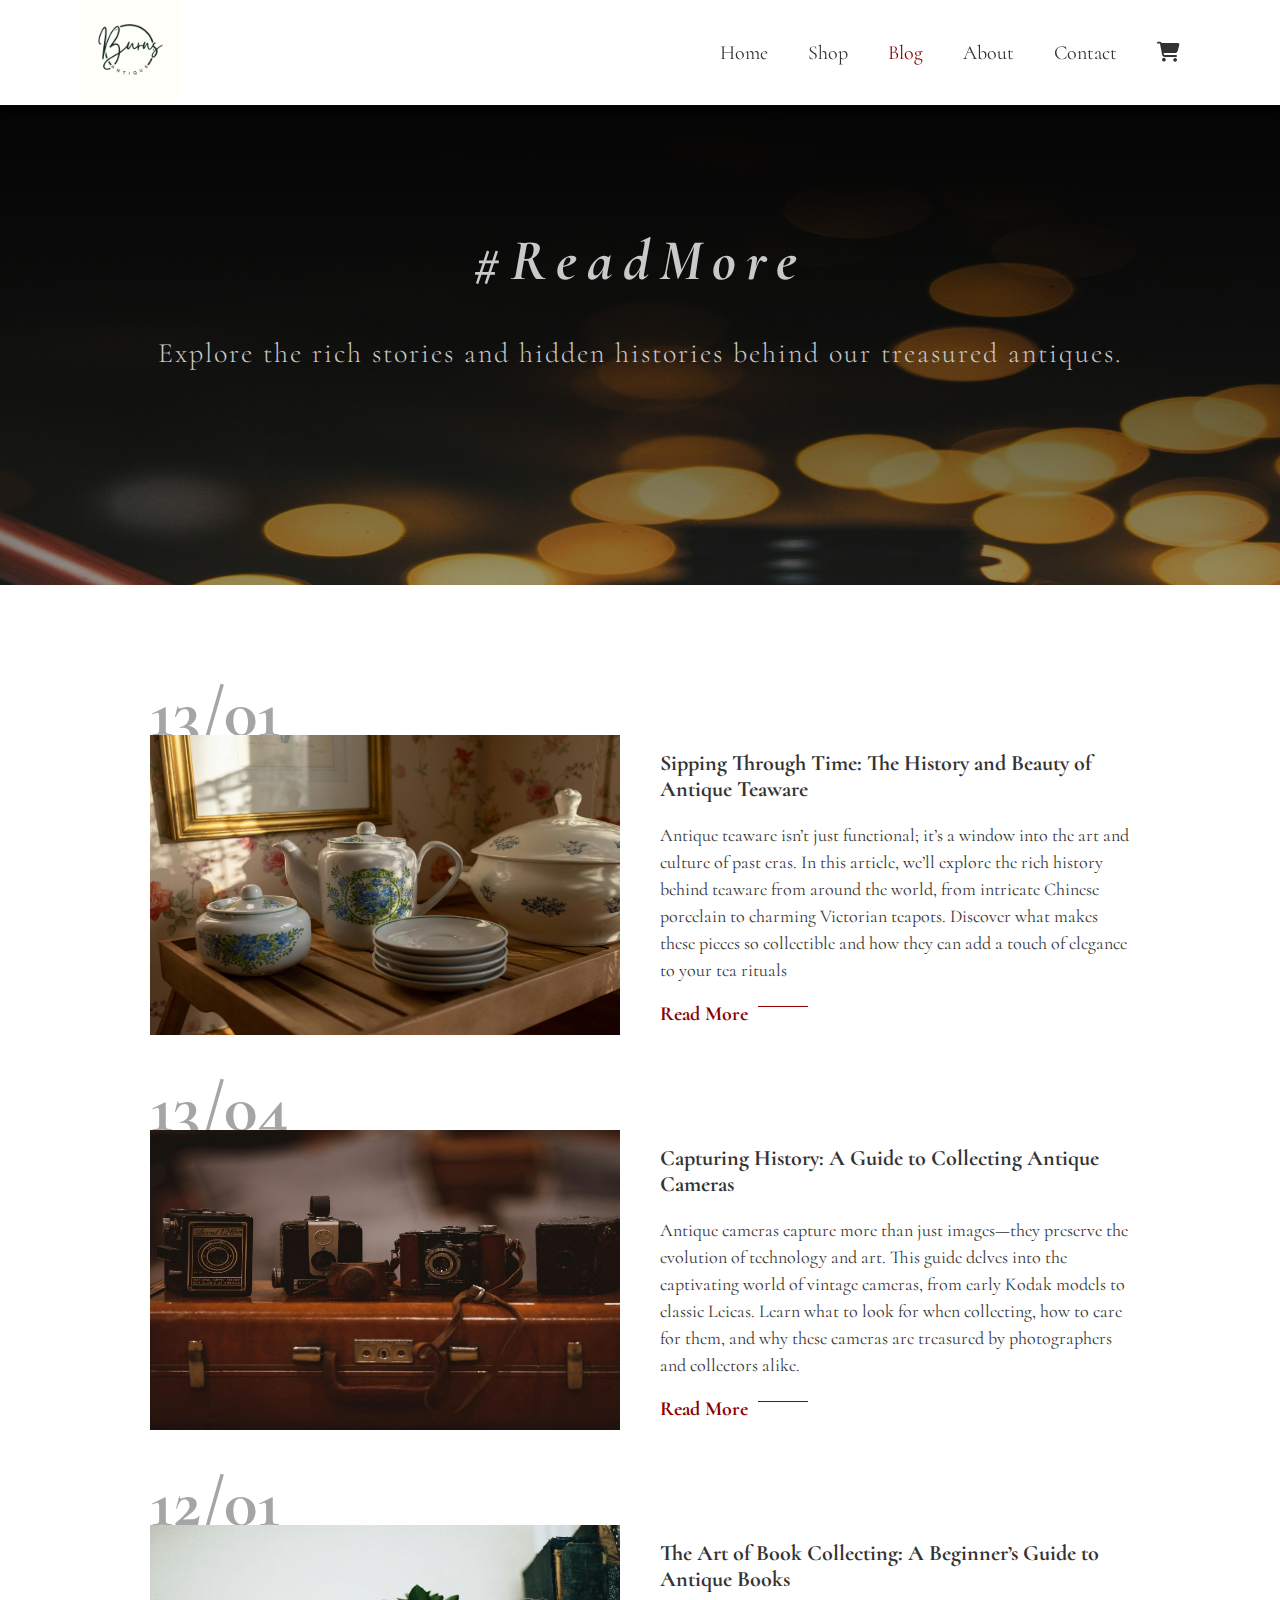
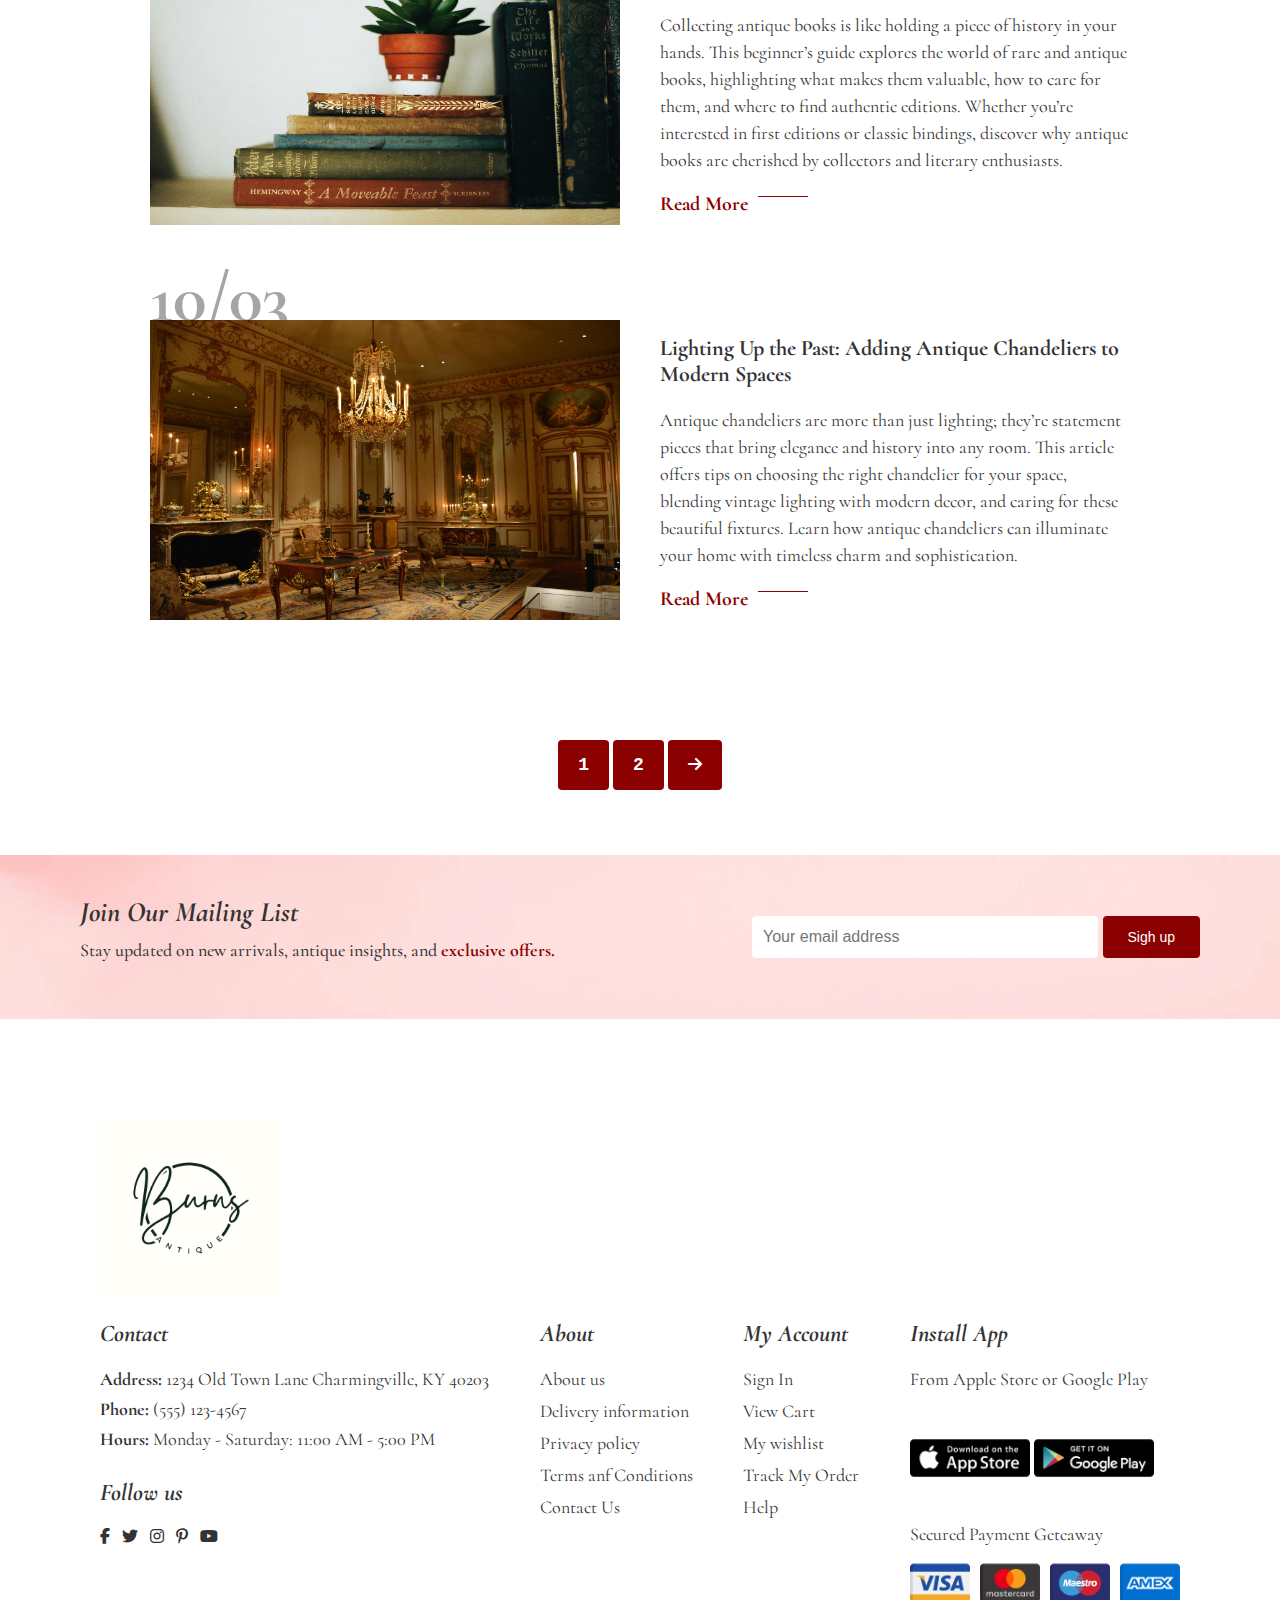
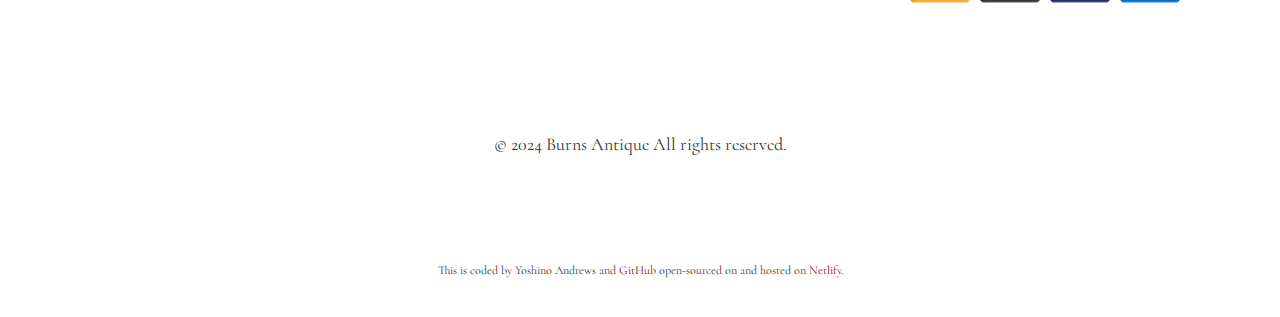
<file: blog.html>
<!DOCTYPE html>
<html lang="en">

<head>
    <meta charset="UTF-8">
    <meta name="viewport" content="width=device-width, initial-scale=1.0">
    <link rel="preconnect" href="https://fonts.googleapis.com">
    <link rel="preconnect" href="https://fonts.gstatic.com" crossorigin>
    <link
        href="https://fonts.googleapis.com/css2?family=Cormorant:ital,wght@0,300..700;1,300..700&family=Poppins:ital,wght@0,100;0,200;0,300;0,400;0,500;0,600;0,700;0,800;0,900;1,100;1,200;1,300;1,400;1,500;1,600;1,700;1,800;1,900&display=swap"
        rel="stylesheet">
    <link rel="preconnect" href="https://fonts.googleapis.com">
    <link rel="preconnect" href="https://fonts.gstatic.com" crossorigin>
    <link
        href="https://fonts.googleapis.com/css2?family=Cormorant:ital,wght@0,300..700;1,300..700&family=Nunito:ital,wght@0,200..1000;1,200..1000&family=Poppins:ital,wght@0,100;0,200;0,300;0,400;0,500;0,600;0,700;0,800;0,900;1,100;1,200;1,300;1,400;1,500;1,600;1,700;1,800;1,900&display=swap"
        rel="stylesheet">
    <link rel="stylesheet" href="https://cdnjs.cloudflare.com/ajax/libs/font-awesome/6.5.1/css/all.min.css">

    <link rel="stylesheet" href="src/styles.css">
    <title>Burns Antique | Blog</title>
</head>

<body>
    <section id="header">
        <a href="index.html">
            <img src="images/logo.wht.png" class="logo" alt="logo" />
        </a>

        <div>
            <div>
                <ul id="navbar">
                    <li>
                        <a href="index.html" target="_blank">Home</a>
                    </li>
                    <li>
                        <a href="shop.html" target="_blank">Shop</a>
                    </li>
                    <li>
                        <a href="blog.html" class="active" target="_blank">Blog</a>
                    </li>
                    <li>
                        <a href="about.html" target="_blank">About</a>
                    </li>
                    <li>
                        <a href="contact.html" target="_blank">Contact</a>
                    </li>
                    <li id="lg-bag">
                        <a href="cart.html" target="_blank"><i class="fa-solid fa-cart-shopping"></i></a>
                    </li>
                    <a href="#" id="close"> <i class="fa-solid fa-xmark"></i></a>
                </ul>
            </div>

            <div id="mobile">
                <a href="cart.html" target="_blank"><i class="fa-solid fa-cart-shopping"></i></a>
                <i id="bar" class="fas fa-outdent"></i>
            </div>


    </section>

    <section id="page-header" class="blog-header">
        <h1>
            #ReadMore
        </h1>
        <h2>
            Explore the rich stories and hidden histories behind our treasured antiques.
        </h2>
    </section>

    <section id="blog">

        <div class="blog-box">
            <div class="blog-img">
                <img src="images/blog1.png" alt="Antique China Teaware" />
            </div>

            <div class="blo-details">
                <h4>Sipping Through Time: The History and Beauty of Antique Teaware</h4>
                <p>Antique teaware isn’t just functional; it’s a window into the art and culture of past eras. In this
                    article, we’ll
                    explore the rich history behind teaware from around the world, from intricate Chinese porcelain to
                    charming Victorian
                    teapots. Discover what makes these pieces so collectible and how they can add a touch of elegance to
                    your tea rituals</p>
                <a href="#">Read More</a>
            </div>

            <h1>13/01</h1>
        </div>


        <div class="blog-box">
            <div class="blog-img">
                <img src="images/blog2.png" alt="Antique Cameras" />
            </div>

            <div class="blo-details">
                <h4>Capturing History: A Guide to Collecting Antique Cameras</h4>
                <p>Antique cameras capture more than just images—they preserve the evolution of technology and art. This
                    guide delves into
                    the captivating world of vintage cameras, from early Kodak models to classic Leicas. Learn what to
                    look for when
                    collecting, how to care for them, and why these cameras are treasured by photographers and
                    collectors alike.</p>
                <a href="#">Read More</a>
            </div>

            <h1>13/04</h1>
        </div>


        <div class="blog-box">
            <div class="blog-img">
                <img src="images/blog3.png" alt="Antique Books" />
            </div>

            <div class="blo-details">
                <h4>The Art of Book Collecting: A Beginner’s Guide to Antique Books</h4>
                <p>Collecting antique books is like holding a piece of history in your hands. This beginner’s guide
                    explores the world of
                    rare and antique books, highlighting what makes them valuable, how to care for them, and where to
                    find authentic
                    editions. Whether you’re interested in first editions or classic bindings, discover why antique
                    books are cherished by
                    collectors and literary enthusiasts.</p>
                <a href="#">Read More</a>
            </div>

            <h1>12/01</h1>
        </div>


        <div class="blog-box">
            <div class="blog-img">
                <img src="images/blog4.png" alt="Antique Room with Chandelier" />
            </div>

            <div class="blo-details">
                <h4>Lighting Up the Past: Adding Antique Chandeliers to Modern Spaces</h4>
                <p>Antique chandeliers are more than just lighting; they’re statement pieces that bring elegance and
                    history into any room.
                    This article offers tips on choosing the right chandelier for your space, blending vintage lighting
                    with modern decor,
                    and caring for these beautiful fixtures. Learn how antique chandeliers can illuminate your home with
                    timeless charm and
                    sophistication.
                </p>
                <a href="#">Read More</a>
            </div>

            <h1>10/03</h1>
        </div>

    </section>


    <section id="pagination" class="section-p1">
        <a href="#">1</a>
        <a href="#">2</a>
        <a href="#"><i class="fa-solid fa-arrow-right"></i></a>
    </section>


    <section id="newsletter" class="section-p1 section-m1">

        <div class="newstext">
            <h4>Join Our Mailing List</h4>
            <p>Stay updated on new arrivals, antique insights, and <span>exclusive offers.</span></p>
        </div>

        <div class="form">
            <input type="text" placeholder="Your email address" class="email-input" />
            <input type="submit" value="Sigh up" class="submit-btn" />
        </div>

    </section>

    <footer class="section-p1">
        <div class="col">
            <img class="logo" src="images/logo.wht.png" alt="logo" class="logo" />
            <h5>
                Contact
            </h5>
            <p>
                <strong>Address:</strong> 1234 Old Town Lane Charmingville, KY 40203
            </p>
            <p>
                <strong>Phone:</strong> (555) 123-4567
            </p>
            <p>
                <strong>Hours:</strong> Monday - Saturday: 11:00 AM - 5:00 PM
            </p>

            <div class="follow">
                <h5>
                    Follow us
                </h5>
                <div class="icon">
                    <i class="fab fa-facebook-f"></i>
                    <i class="fab fa-twitter"></i>
                    <i class="fab fa-instagram"></i>
                    <i class="fab fa-pinterest-p"></i>
                    <i class="fab fa-youtube"></i>
                </div>
            </div>
        </div>

        <div class="col about">
            <h5>About</h5>
            <a href="#" target="_blank">About us</a>
            <a href="#" target="_blank">Delivery information</a>
            <a href="#" target="_blank">Privacy policy</a>
            <a href="#" target="_blank">Terms anf Conditions</a>
            <a href="#" target="_blank">Contact Us</a>
        </div>

        <div class="col account">
            <h5>My Account</h5>
            <a href="#" target="_blank">Sign In</a>
            <a href="#" target="_blank">View Cart</a>
            <a href="#" target="_blank">My wishlist</a>
            <a href="#" target="_blank">Track My Order</a>
            <a href="#" target="_blank">Help</a>
        </div>

        <div class="col install">
            <h5>Install App</h5>
            <p>From Apple Store or Google Play</p>
            <div class="row">
                <img src="images/applestore.png" class="app-payment" alt="Install Apple Store App" />
                <img src="images/googleplay.png" class="app-payment" alt="Install Google App" />
            </div>
            <p>Secured Payment Geteaway</p>
            <div class="card-payment-container">
                <img src="images/visa.png" class="card-payment" alt="Payment with Visa card">
                <img src="images/mastercard.png" class="card-payment" alt="Payment with Master card">
                <img src="images/maestro.png" class="card-payment" alt="Payment with Maestro card">
                <img src="images/amex.png" class="card-payment" alt="Payment with Amex card">
            </div>
        </div>

        <div class="copyright">
            <p>© 2024 Burns Antique All rights reserved.</p>
        </div>

        <p class="coder-info">This is coded by Yoshino Andrews and <a
                href="https://github.com/yoshino62/ecommerce-project" target="_blank">GitHub</a> open-sourced on and
            hosted on <a href="https://bejewelled-melba-a1cd2a.netlify.app/" target="_blank"> Netlify</a>.</p>

    </footer>

    <script src="src/app.js"></script>

</body>

</html>
</file>
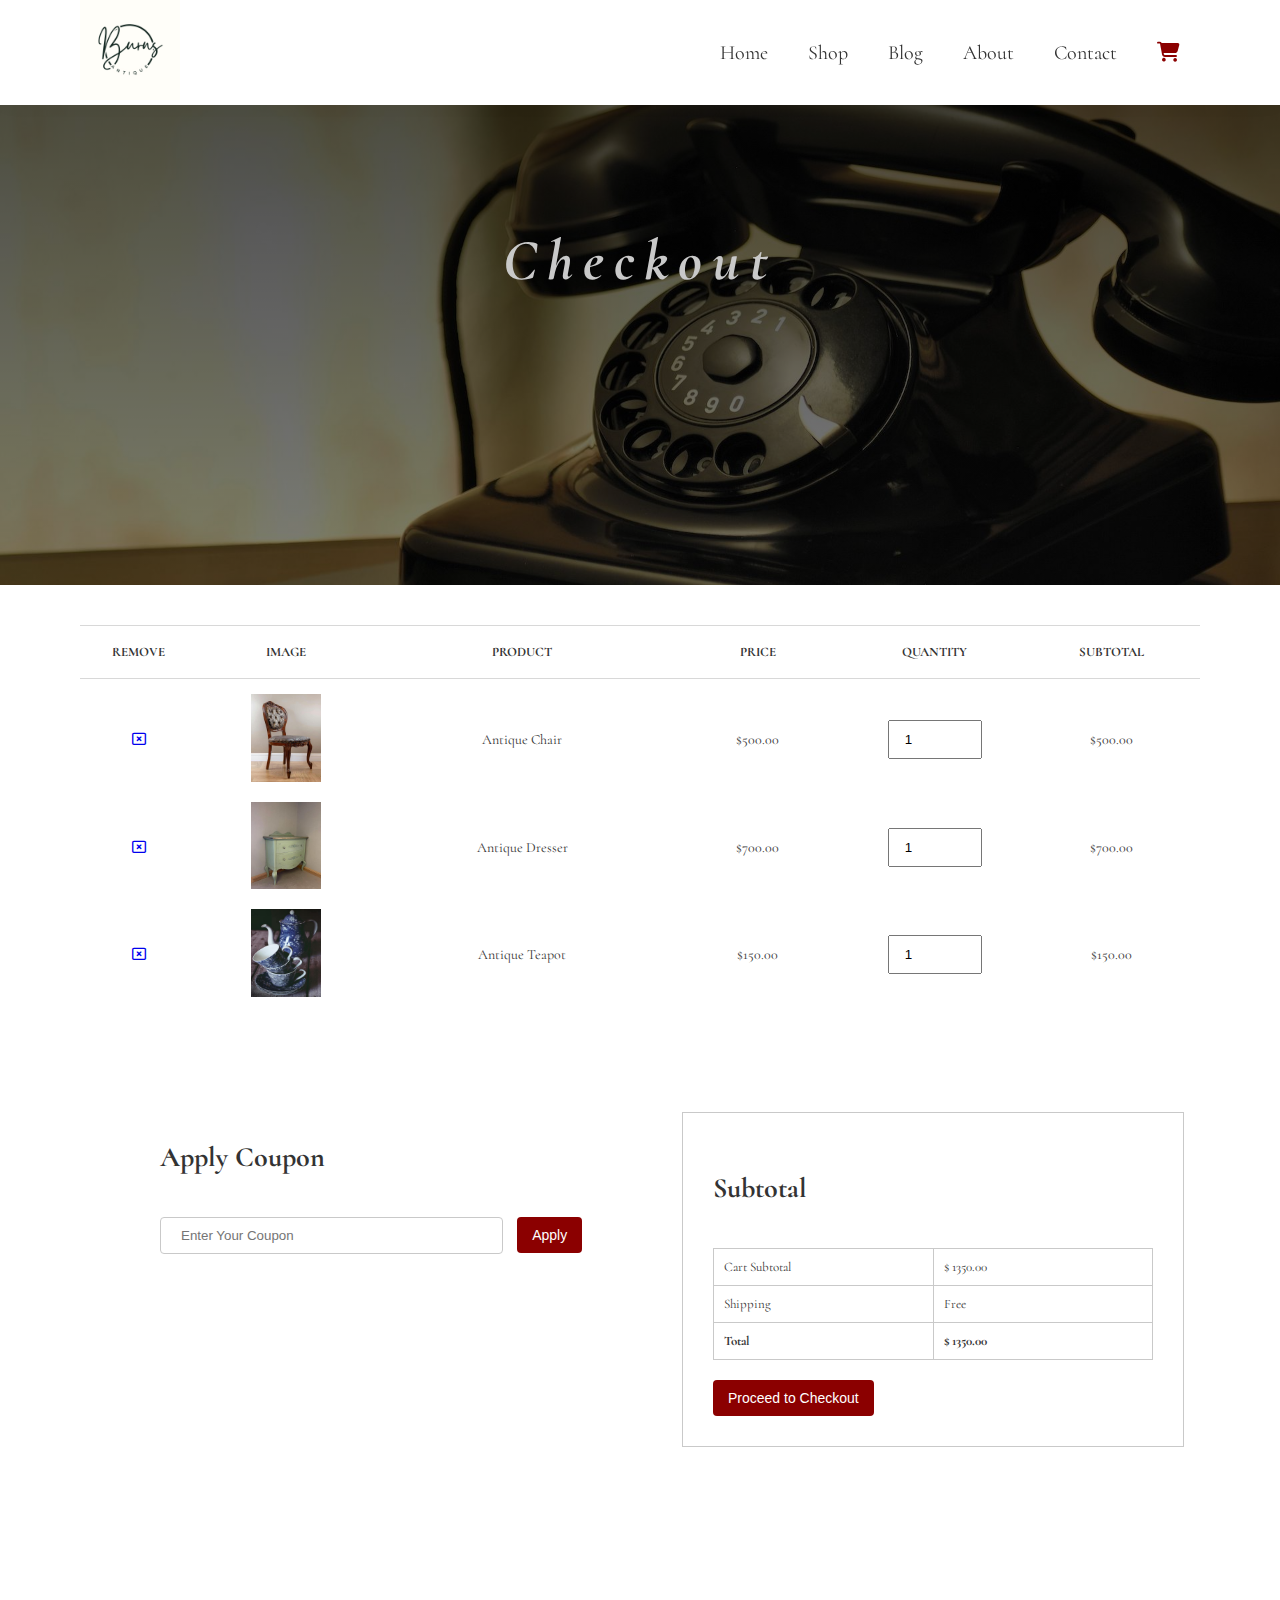
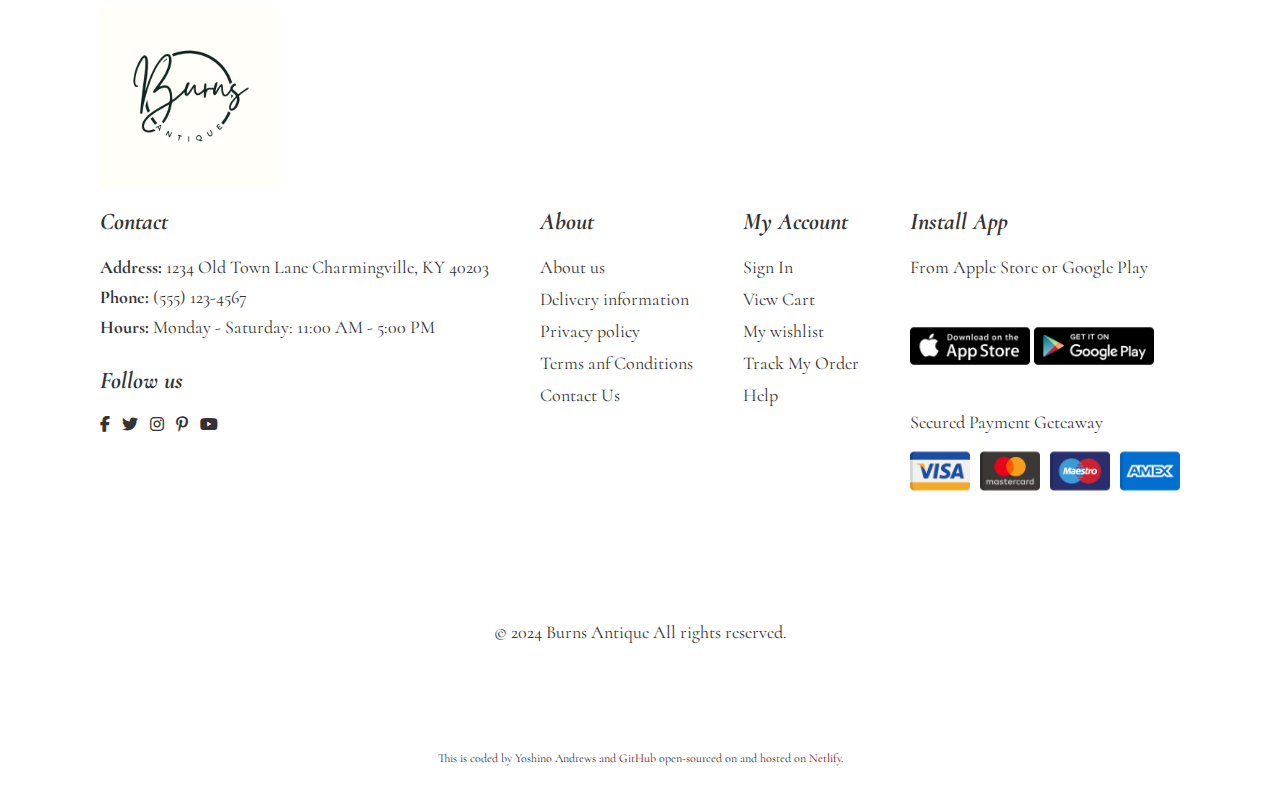
<file: cart.html>
<!DOCTYPE html>
<html lang="en">

<head>
    <meta charset="UTF-8">
    <meta name="viewport" content="width=device-width, initial-scale=1.0">
    <link rel="preconnect" href="https://fonts.googleapis.com">
    <link rel="preconnect" href="https://fonts.gstatic.com" crossorigin>
    <link
        href="https://fonts.googleapis.com/css2?family=Cormorant:ital,wght@0,300..700;1,300..700&family=Poppins:ital,wght@0,100;0,200;0,300;0,400;0,500;0,600;0,700;0,800;0,900;1,100;1,200;1,300;1,400;1,500;1,600;1,700;1,800;1,900&display=swap"
        rel="stylesheet">
    <link rel="preconnect" href="https://fonts.googleapis.com">
    <link rel="preconnect" href="https://fonts.gstatic.com" crossorigin>
    <link
        href="https://fonts.googleapis.com/css2?family=Cormorant:ital,wght@0,300..700;1,300..700&family=Nunito:ital,wght@0,200..1000;1,200..1000&family=Poppins:ital,wght@0,100;0,200;0,300;0,400;0,500;0,600;0,700;0,800;0,900;1,100;1,200;1,300;1,400;1,500;1,600;1,700;1,800;1,900&display=swap"
        rel="stylesheet">
    <link rel="stylesheet" href="https://cdnjs.cloudflare.com/ajax/libs/font-awesome/6.5.1/css/all.min.css">

    <link rel="stylesheet" href="src/styles.css">
    <title>Burns Antique | Contact</title>
</head>

<body>
    <section id="header">
        <a href="index.html">
            <img src="images/logo.wht.png" class="logo" alt="logo" />
        </a>

        <div>
            <div>
                <ul id="navbar">
                    <li>
                        <a href="index.html" target="_blank">Home</a>
                    </li>
                    <li>
                        <a href="shop.html" target="_blank">Shop</a>
                    </li>
                    <li>
                        <a href="blog.html" target="_blank">Blog</a>
                    </li>
                    <li>
                        <a href="about.html" target="_blank">About</a>
                    </li>
                    <li>
                        <a href="contact.html" target="_blank">Contact</a>
                    </li>
                    <li id="lg-bag">
                        <a href="cart.html" class="active" target="_blank"><i class="fa-solid fa-cart-shopping"></i></a>
                    </li>
                    <a href="#" id="close"> <i class="fa-solid fa-xmark"></i></a>
                </ul>
            </div>

            <div id="mobile">
                <a href="cart.html" target="_blank"><i class="fa-solid fa-cart-shopping"></i></a>
                <i id="bar" class="fas fa-outdent"></i>
            </div>


    </section>

    <section id="page-header" class="contact-header">
        <h1>
            Checkout
        </h1>

    </section>

    <section id="cart" class="section-p1">

        <table width="100%">
            <thead>
                <tr>
                    <td>Remove</td>
                    <td>Image</td>
                    <td>Product</td>
                    <td>Price</td>
                    <td>Quantity</td>
                    <td>Subtotal</td>
                </tr>
            </thead>

            <tbody>
                <tr>
                    <td>
                        <a href="#"><i class="fa-regular fa-rectangle-xmark"></i></a>
                    </td>
                    <td>
                        <img src="images/antique.chair.png" alt="Antique Chair" />
                    </td>
                    <td>Antique Chair</td>
                    <td>$500.00</td>
                    <td>
                        <input type="number" value="1" />
                    </td>
                    <td>$500.00</td>
                </tr>

                <tr>
                    <td>
                        <a href="#"><i class="fa-regular fa-rectangle-xmark"></i></a>
                    </td>
                    <td>
                        <img src="images/antique.dresser.png" alt="Antique Dresser" />
                    </td>
                    <td>Antique Dresser</td>
                    <td>$700.00</td>
                    <td>
                        <input type="number" value="1" />
                    </td>
                    <td>$700.00</td>
                </tr>

                <tr>
                    <td>
                        <a href="#"><i class="fa-regular fa-rectangle-xmark"></i></a>
                    </td>
                    <td>
                        <img src="images/antique.teapot.png" alt="Antique Tea Pot" />
                    </td>
                    <td>Antique Teapot</td>
                    <td>$150.00</td>
                    <td>
                        <input type="number" value="1" />
                    </td>
                    <td>$150.00</td>
                </tr>
            </tbody>

        </table>

    </section>

    <section id="cart-add" class="section-p1">

        <div id="coupon">
            <h3>Apply Coupon</h3>
            <div>
                <input type="text" placeholder="Enter Your Coupon" />
                <button>Apply</button>
            </div>
        </div>

        <div id="subtotal">
            <h3>Subtotal</h3>
            <table>
                <tr>
                    <td>Cart Subtotal</td>
                    <td>$ 1350.00</td>
                </tr>
                <tr>
                    <td>Shipping</td>
                    <td>Free</td>
                </tr>
                <tr>
                    <td><strong>Total</strong></td>
                    <td><strong>$ 1350.00</strong></td>
                </tr>
            </table>
            <button>Proceed to Checkout</button>
        </div>

    </section>


    <footer class="section-p1" class="section-p1">
        <div class="col">
            <img class="logo" src="images/logo.wht.png" alt="logo" class="logo" />
            <h5>
                Contact
            </h5>
            <p>
                <strong>Address:</strong> 1234 Old Town Lane Charmingville, KY 40203
            </p>
            <p>
                <strong>Phone:</strong> (555) 123-4567
            </p>
            <p>
                <strong>Hours:</strong> Monday - Saturday: 11:00 AM - 5:00 PM
            </p>

            <div class="follow">
                <h5>
                    Follow us
                </h5>
                <div class="icon">
                    <i class="fab fa-facebook-f"></i>
                    <i class="fab fa-twitter"></i>
                    <i class="fab fa-instagram"></i>
                    <i class="fab fa-pinterest-p"></i>
                    <i class="fab fa-youtube"></i>
                </div>
            </div>
        </div>

        <div class="col about">
            <h5>About</h5>
            <a href="#" target="_blank">About us</a>
            <a href="#" target="_blank">Delivery information</a>
            <a href="#" target="_blank">Privacy policy</a>
            <a href="#" target="_blank">Terms anf Conditions</a>
            <a href="#" target="_blank">Contact Us</a>
        </div>

        <div class="col account">
            <h5>My Account</h5>
            <a href="#" target="_blank">Sign In</a>
            <a href="#" target="_blank">View Cart</a>
            <a href="#" target="_blank">My wishlist</a>
            <a href="#" target="_blank">Track My Order</a>
            <a href="#" target="_blank">Help</a>
        </div>

        <div class="col install">
            <h5>Install App</h5>
            <p>From Apple Store or Google Play</p>
            <div class="row">
                <img src="images/applestore.png" class="app-payment" alt="Install Apple Store App" />
                <img src="images/googleplay.png" class="app-payment" alt="Install Google App" />
            </div>
            <p>Secured Payment Geteaway</p>
            <div class="card-payment-container">
                <img src="images/visa.png" class="card-payment" alt="Payment with Visa card">
                <img src="images/mastercard.png" class="card-payment" alt="Payment with Master card">
                <img src="images/maestro.png" class="card-payment" alt="Payment with Maestro card">
                <img src="images/amex.png" class="card-payment" alt="Payment with Amex card">
            </div>
        </div>

        <div class="copyright">
            <p>© 2024 Burns Antique All rights reserved.</p>
        </div>

        <p class="coder-info">This is coded by Yoshino Andrews and <a
                href="https://github.com/yoshino62/ecommerce-project" target="_blank">GitHub</a> open-sourced on and
            hosted on <a href="https://bejewelled-melba-a1cd2a.netlify.app/" target="_blank"> Netlify</a>.</p>

    </footer>

    <script src="src/app.js"></script>

</body>

</html>
</file>
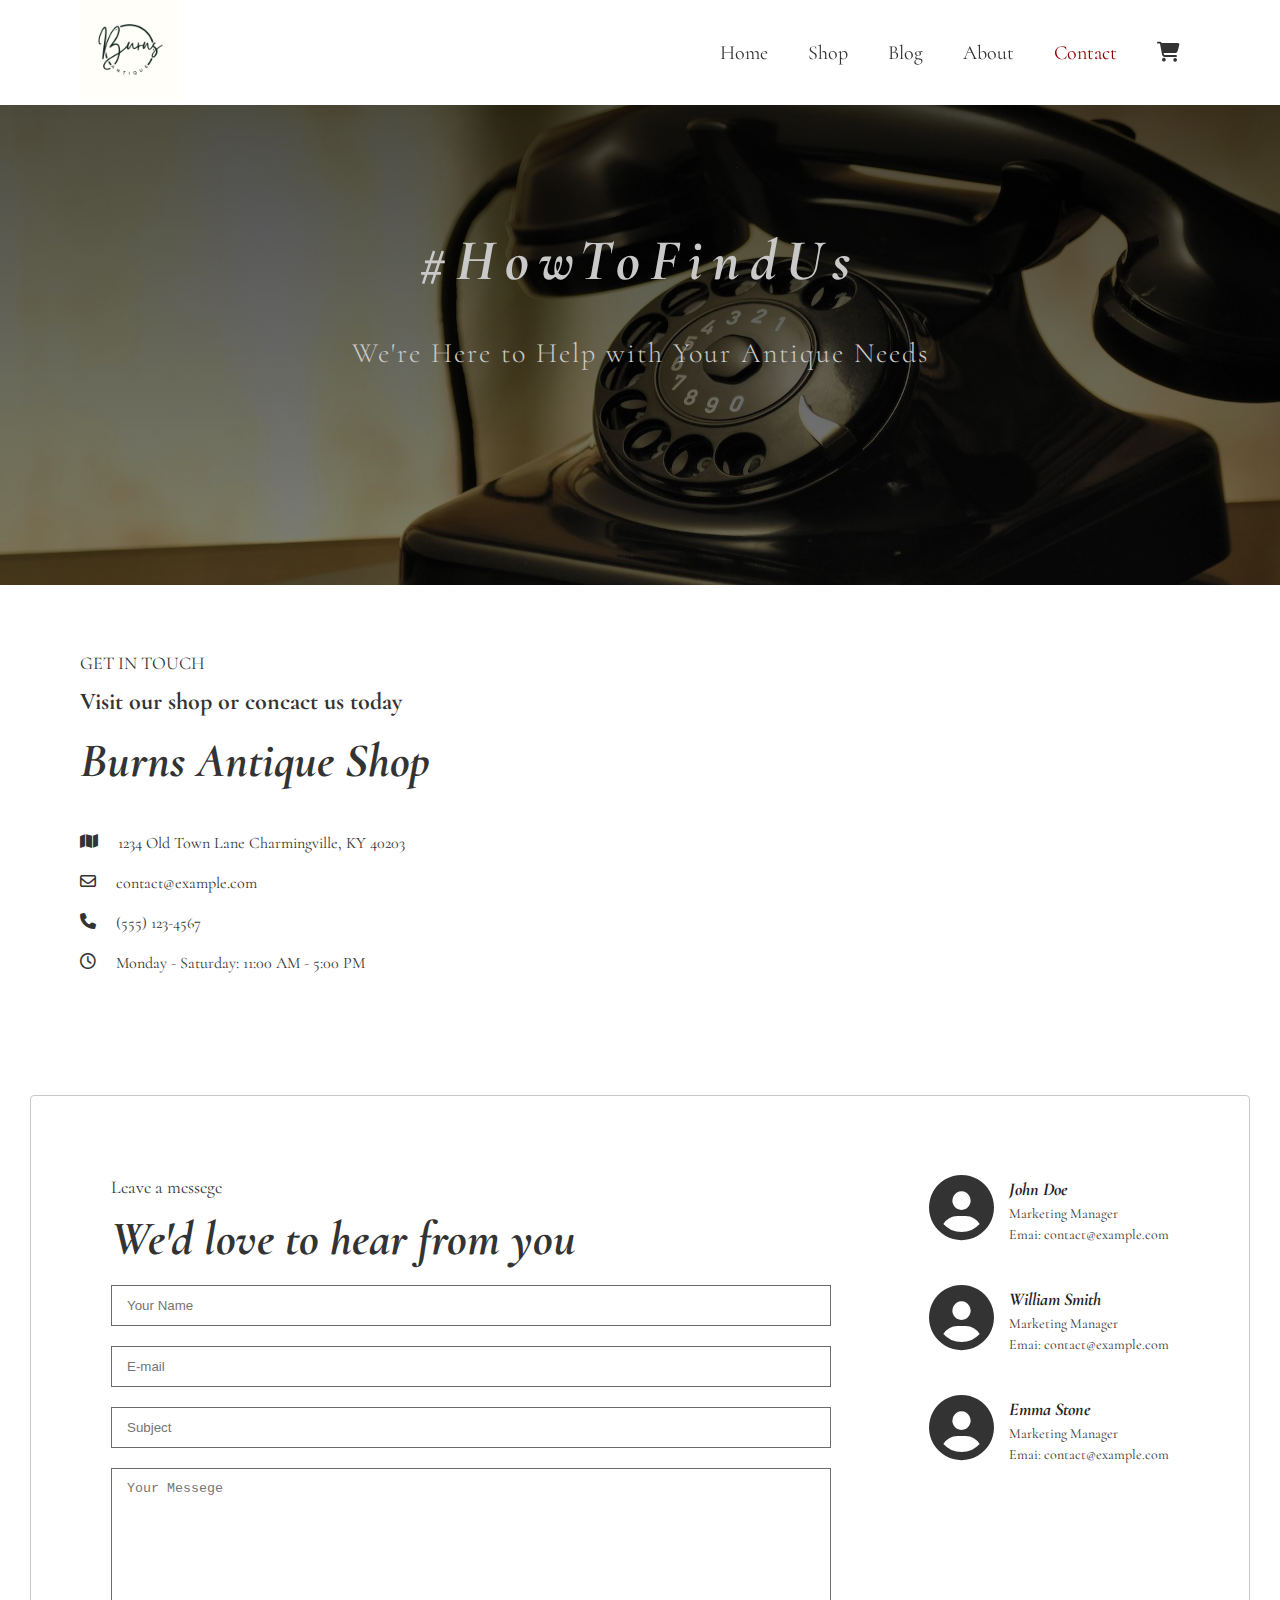
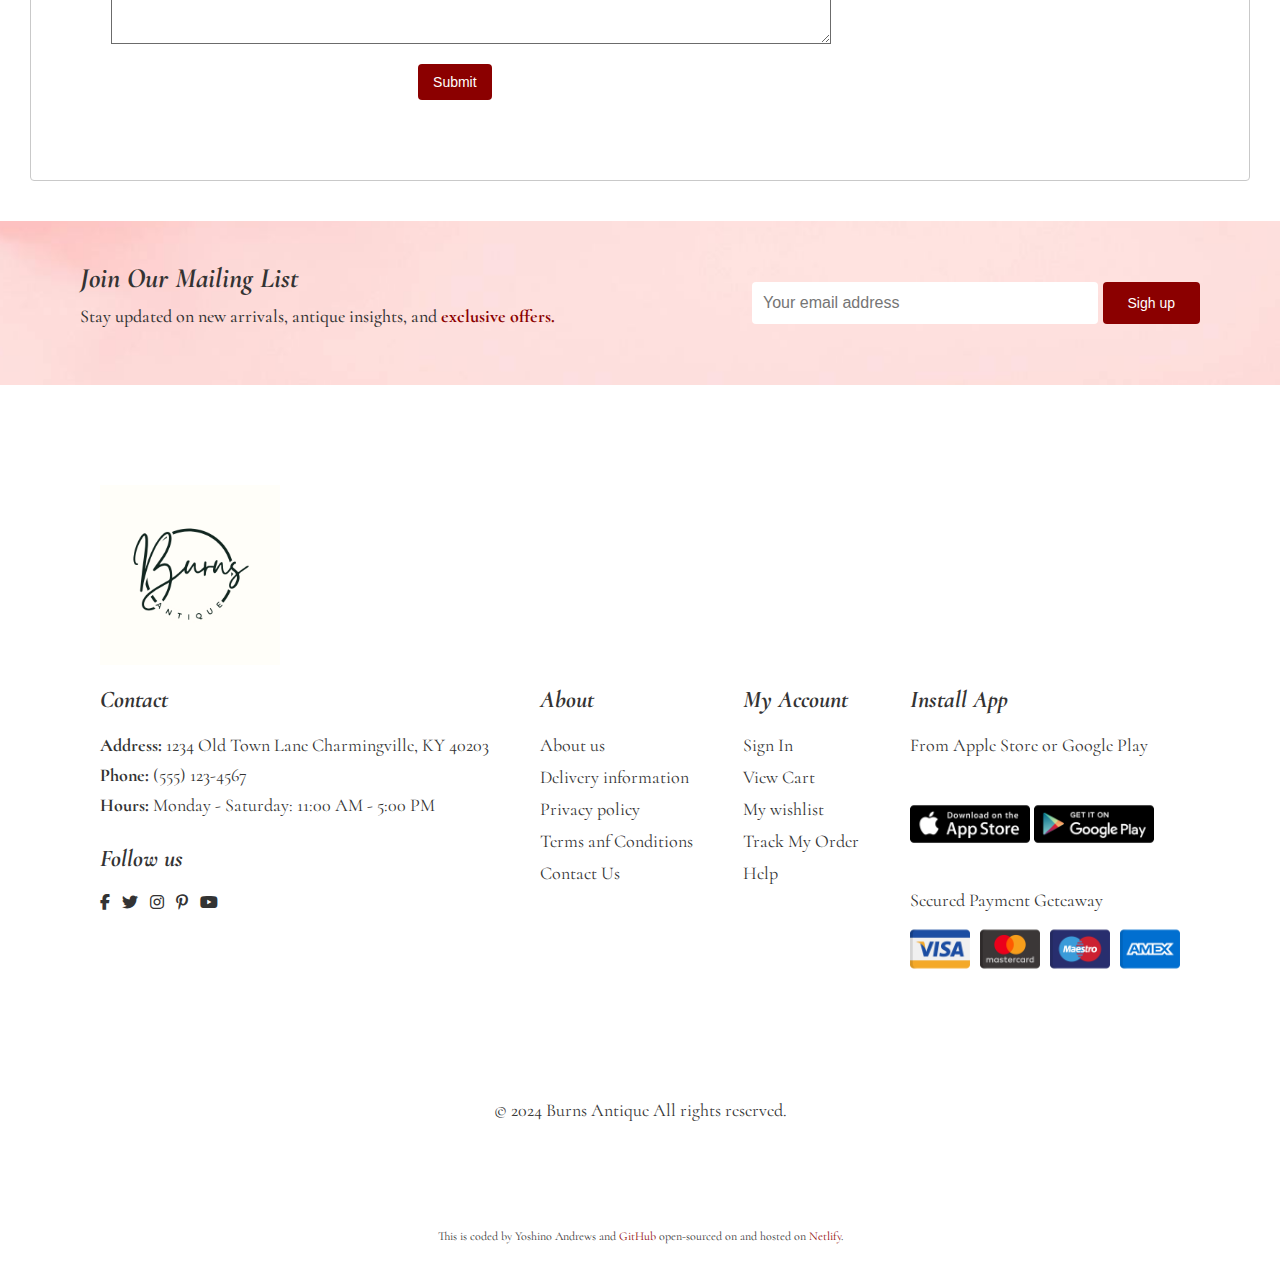
<file: contact.html>
<!DOCTYPE html>
<html lang="en">

<head>
    <meta charset="UTF-8">
    <meta name="viewport" content="width=device-width, initial-scale=1.0">
    <link rel="preconnect" href="https://fonts.googleapis.com">
    <link rel="preconnect" href="https://fonts.gstatic.com" crossorigin>
    <link
        href="https://fonts.googleapis.com/css2?family=Cormorant:ital,wght@0,300..700;1,300..700&family=Poppins:ital,wght@0,100;0,200;0,300;0,400;0,500;0,600;0,700;0,800;0,900;1,100;1,200;1,300;1,400;1,500;1,600;1,700;1,800;1,900&display=swap"
        rel="stylesheet">
    <link rel="preconnect" href="https://fonts.googleapis.com">
    <link rel="preconnect" href="https://fonts.gstatic.com" crossorigin>
    <link
        href="https://fonts.googleapis.com/css2?family=Cormorant:ital,wght@0,300..700;1,300..700&family=Nunito:ital,wght@0,200..1000;1,200..1000&family=Poppins:ital,wght@0,100;0,200;0,300;0,400;0,500;0,600;0,700;0,800;0,900;1,100;1,200;1,300;1,400;1,500;1,600;1,700;1,800;1,900&display=swap"
        rel="stylesheet">
    <link rel="stylesheet" href="https://cdnjs.cloudflare.com/ajax/libs/font-awesome/6.5.1/css/all.min.css">

    <link rel="stylesheet" href="src/styles.css">
    <title>Burns Antique | Contact</title>
</head>

<body>
    <section id="header">
        <a href="index.html">
            <img src="images/logo.wht.png" class="logo" alt="logo" />
        </a>

        <div>
            <div>
                <ul id="navbar">
                    <li>
                        <a href="index.html" target="_blank">Home</a>
                    </li>
                    <li>
                        <a href="shop.html" target="_blank">Shop</a>
                    </li>
                    <li>
                        <a href="blog.html" target="_blank">Blog</a>
                    </li>
                    <li>
                        <a href="about.html" target="_blank">About</a>
                    </li>
                    <li>
                        <a href="contact.html" class="active" target="_blank">Contact</a>
                    </li>
                    <li id="lg-bag">
                        <a href="cart.html" target="_blank"><i class="fa-solid fa-cart-shopping"></i></a>
                    </li>
                    <a href="#" id="close"> <i class="fa-solid fa-xmark"></i></a>
                </ul>
            </div>

            <div id="mobile">
                <a href="cart.html" target="_blank"><i class="fa-solid fa-cart-shopping"></i></a>
                <i id="bar" class="fas fa-outdent"></i>
            </div>


    </section>


    <section id="page-header" class="contact-header">
        <h1>
            #HowToFindUs
        </h1>
        <h2>
            We're Here to Help with Your Antique Needs
        </h2>
    </section>

    <section id="contact-details" class="section-p1">

        <div class="details">
            <span>GET IN TOUCH</span>
            <h3>Visit our shop or concact us today</h3>
            <h2>Burns Antique Shop</h2>
            <div>
                <ul>
                    <li>
                        <i class="fa-solid fa-map"></i>
                        <p>1234 Old Town Lane Charmingville, KY 40203</p>
                    </li>

                    <li>
                        <i class="fa-regular fa-envelope"></i>
                        <p>contact@example.com</p>
                    </li>

                    <li>
                        <i class="fa-solid fa-phone"></i>
                        <p>(555) 123-4567</p>
                    </li>

                    <li>
                        <i class="fa-regular fa-clock"></i>
                        <p>Monday - Saturday: 11:00 AM - 5:00 PM</p>
                    </li>
                </ul>
            </div>
        </div>

        <div class="map">
            <iframe
                src="https://www.google.com/maps/embed?pb=!1m18!1m12!1m3!1d3168.6647583080908!2d-122.0867467889285!3d37.42139803232137!2m3!1f0!2f0!3f0!3m2!1i1024!2i768!4f13.1!3m3!1m2!1s0x808fbb1cd91f8617%3A0x1c8432b9340fdff!2s1600%20Amphitheatre%20Pkwy%2C%20Mountain%20View%2C%20CA%2094043!5e0!3m2!1sen!2sus!4v1730856865256!5m2!1sen!2sus"
                width="600" height="450" style="border:0;" allowfullscreen="" loading="lazy"
                referrerpolicy="no-referrer-when-downgrade"></iframe>
        </div>

    </section>

    <section id="form-details">

        <form action="">
            <span>Leave a messege</span>
            <h2>We'd love to hear from you</h2>

            <input type="text" placeholder="Your Name">
            <input type="text" placeholder="E-mail">
            <input type="text" placeholder="Subject">
            <textarea name="" id="" cols="30" rows="10" placeholder="Your Messege"></textarea>
            <button class="normal">Submit</button>
        </form>

        <div class="people">

            <div>
                <i class="fa-solid fa-circle-user"></i>
                <p>
                    <span>
                        John Doe
                    </span>
                    Marketing Manager
                    <br />
                    Emai: contact@example.com
                </p>
            </div>

            <div>
                <i class="fa-solid fa-circle-user"></i>
                <p>
                    <span>
                        William Smith
                    </span>
                    Marketing Manager
                    <br />
                    Emai: contact@example.com
                </p>
            </div>

            <div>
                <i class="fa-solid fa-circle-user"></i>
                <p>
                    <span>
                        Emma Stone
                    </span>
                    Marketing Manager
                    <br />
                    Emai: contact@example.com
                </p>
            </div>
        </div>

    </section>


    <section id="newsletter" class="section-p1 section-m1">

        <div class="newstext">
            <h4>Join Our Mailing List</h4>
            <p>Stay updated on new arrivals, antique insights, and <span>exclusive offers.</span></p>
        </div>

        <div class="form">
            <input type="text" placeholder="Your email address" class="email-input" />
            <input type="submit" value="Sigh up" class="submit-btn" />
        </div>

    </section>


    <footer class="section-p1" class="section-p1">
        <div class="col">
            <img class="logo" src="images/logo.wht.png" alt="logo" class="logo" />
            <h5>
                Contact
            </h5>
            <p>
                <strong>Address:</strong> 1234 Old Town Lane Charmingville, KY 40203
            </p>
            <p>
                <strong>Phone:</strong> (555) 123-4567
            </p>
            <p>
                <strong>Hours:</strong> Monday - Saturday: 11:00 AM - 5:00 PM
            </p>

            <div class="follow">
                <h5>
                    Follow us
                </h5>
                <div class="icon">
                    <i class="fab fa-facebook-f"></i>
                    <i class="fab fa-twitter"></i>
                    <i class="fab fa-instagram"></i>
                    <i class="fab fa-pinterest-p"></i>
                    <i class="fab fa-youtube"></i>
                </div>
            </div>
        </div>

        <div class="col about">
            <h5>About</h5>
            <a href="#" target="_blank">About us</a>
            <a href="#" target="_blank">Delivery information</a>
            <a href="#" target="_blank">Privacy policy</a>
            <a href="#" target="_blank">Terms anf Conditions</a>
            <a href="#" target="_blank">Contact Us</a>
        </div>

        <div class="col account">
            <h5>My Account</h5>
            <a href="#" target="_blank">Sign In</a>
            <a href="#" target="_blank">View Cart</a>
            <a href="#" target="_blank">My wishlist</a>
            <a href="#" target="_blank">Track My Order</a>
            <a href="#" target="_blank">Help</a>
        </div>

        <div class="col install">
            <h5>Install App</h5>
            <p>From Apple Store or Google Play</p>
            <div class="row">
                <img src="images/applestore.png" class="app-payment" alt="Install Apple Store App" />
                <img src="images/googleplay.png" class="app-payment" alt="Install Google App" />
            </div>
            <p>Secured Payment Geteaway</p>
            <div class="card-payment-container">
                <img src="images/visa.png" class="card-payment" alt="Payment with Visa card">
                <img src="images/mastercard.png" class="card-payment" alt="Payment with Master card">
                <img src="images/maestro.png" class="card-payment" alt="Payment with Maestro card">
                <img src="images/amex.png" class="card-payment" alt="Payment with Amex card">
            </div>
        </div>

        <div class="copyright">
            <p>© 2024 Burns Antique All rights reserved.</p>
        </div>

        <p class="coder-info">This is coded by Yoshino Andrews and <a
                href="https://github.com/yoshino62/ecommerce-project" target="_blank">GitHub</a> open-sourced on and
            hosted on <a href="https://bejewelled-melba-a1cd2a.netlify.app/" target="_blank"> Netlify</a>.</p>

    </footer>

    <script src="src/app.js"></script>

</body>

</html>
</file>
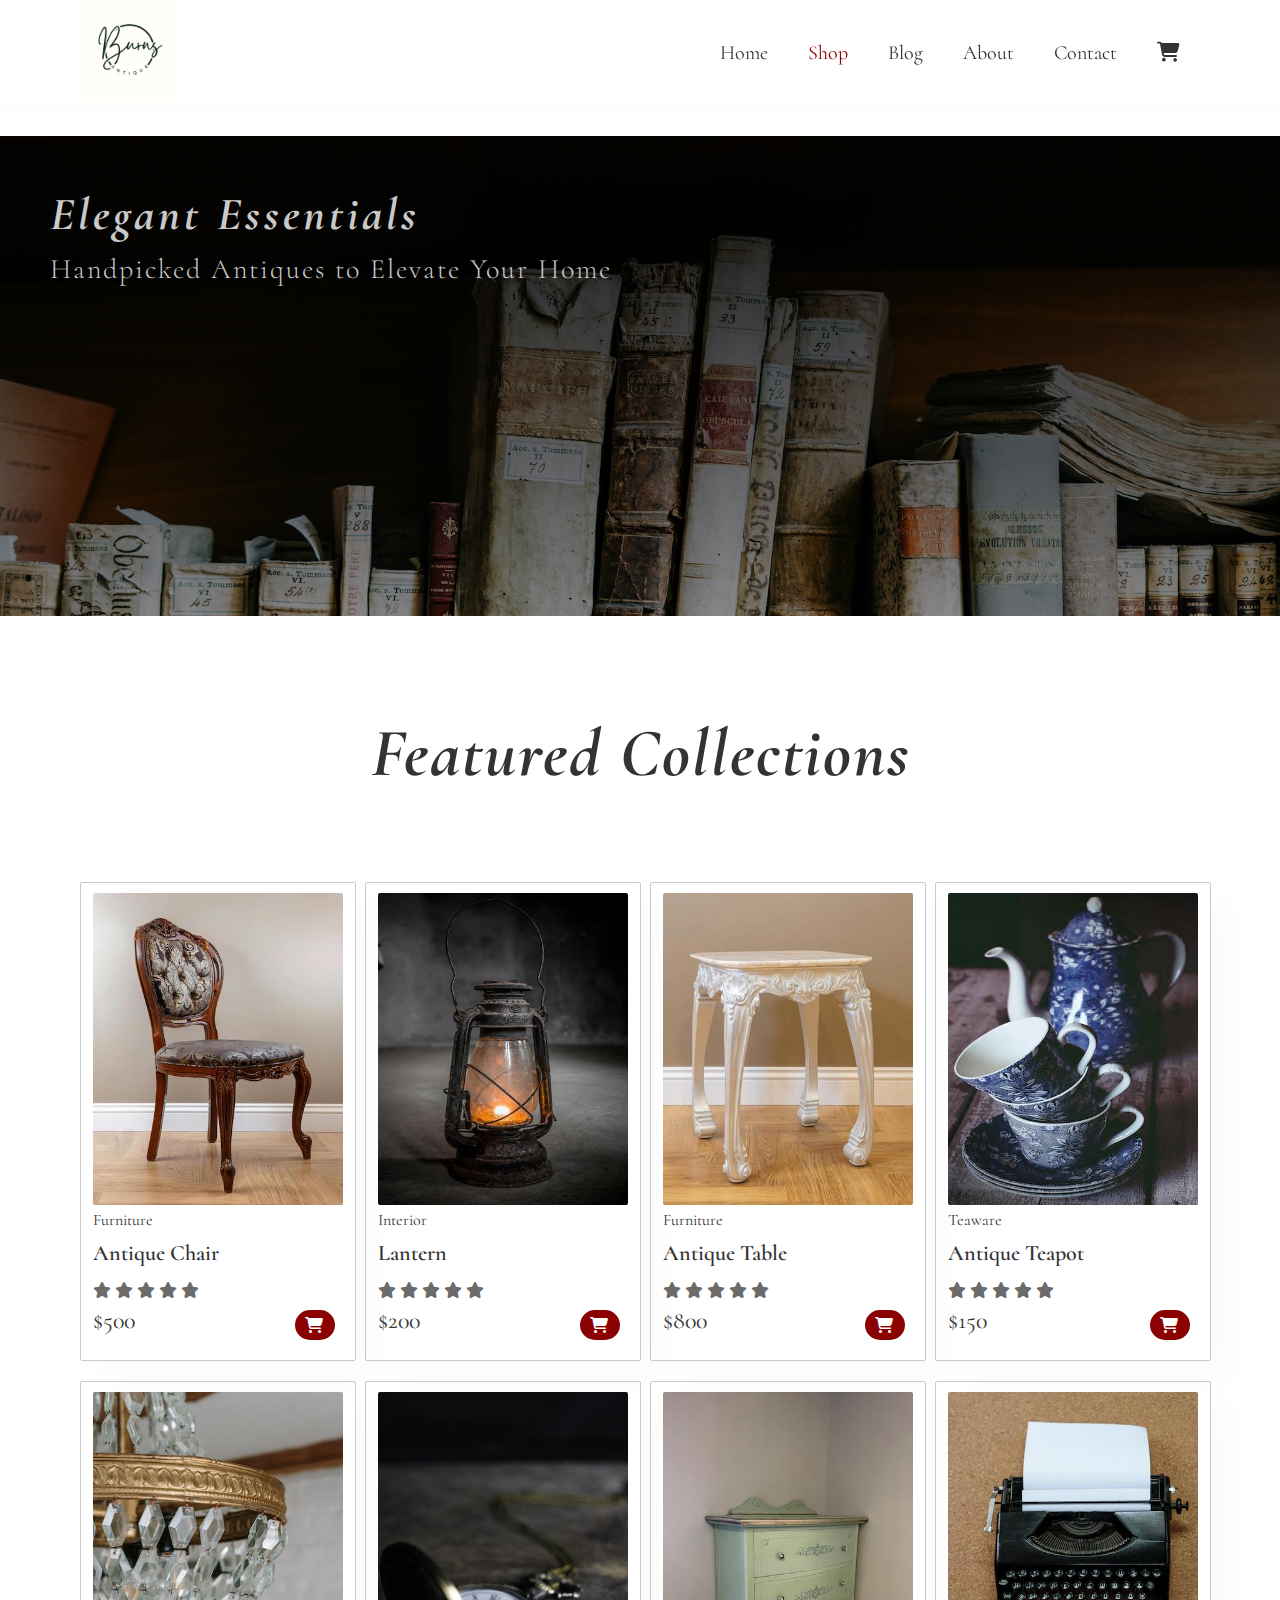
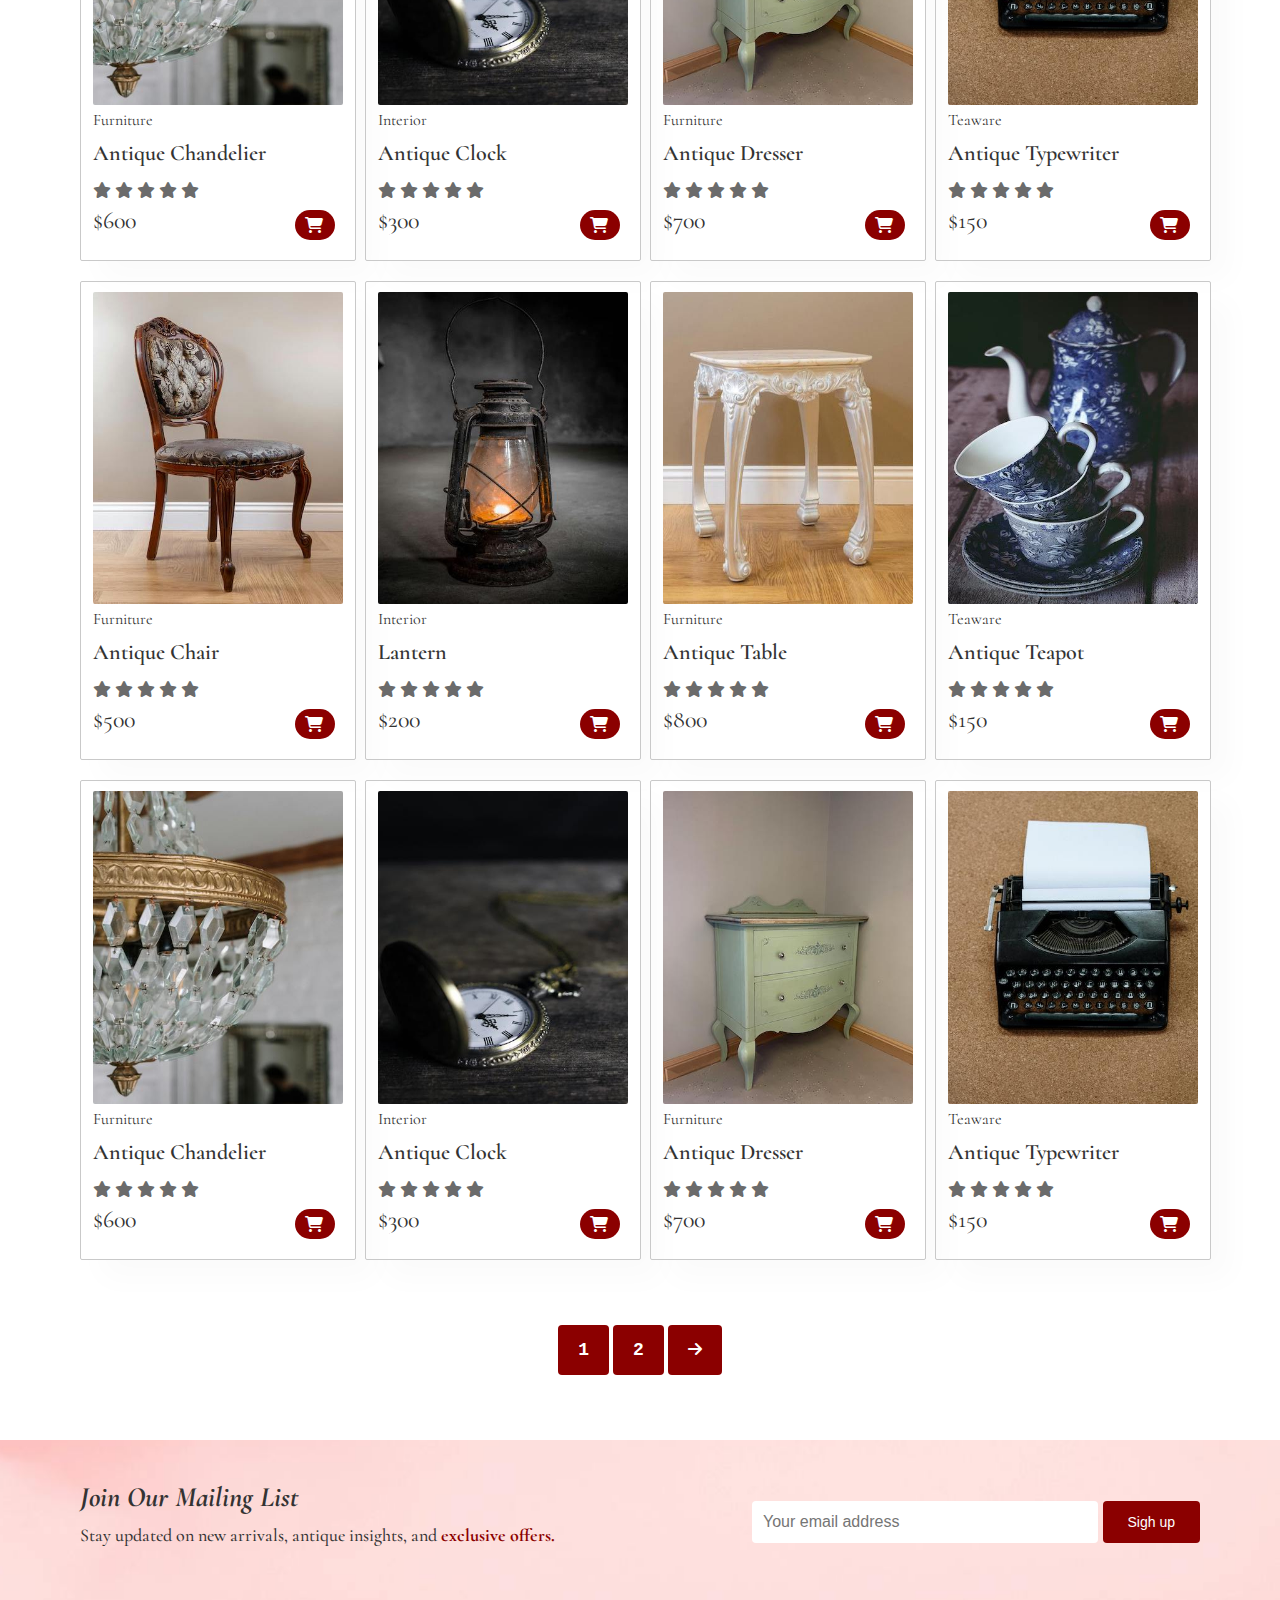
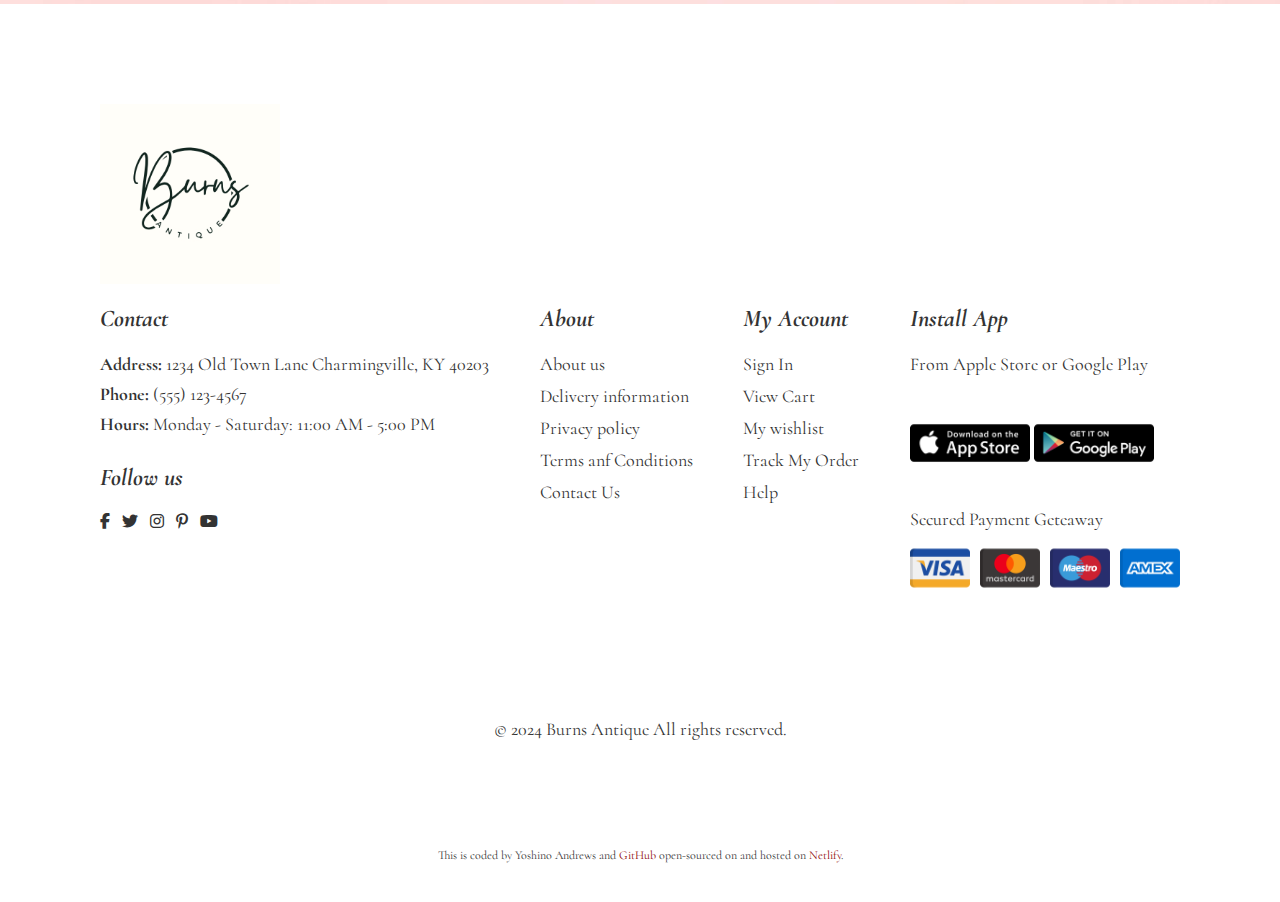
<file: shop.html>
<!DOCTYPE html>
<html lang="en">

<head>
    <meta charset="UTF-8">
    <meta name="viewport" content="width=device-width, initial-scale=1.0">
    <link rel="preconnect" href="https://fonts.googleapis.com">
    <link rel="preconnect" href="https://fonts.gstatic.com" crossorigin>
    <link
        href="https://fonts.googleapis.com/css2?family=Cormorant:ital,wght@0,300..700;1,300..700&family=Poppins:ital,wght@0,100;0,200;0,300;0,400;0,500;0,600;0,700;0,800;0,900;1,100;1,200;1,300;1,400;1,500;1,600;1,700;1,800;1,900&display=swap"
        rel="stylesheet">
    <link rel="preconnect" href="https://fonts.googleapis.com">
    <link rel="preconnect" href="https://fonts.gstatic.com" crossorigin>
    <link
        href="https://fonts.googleapis.com/css2?family=Cormorant:ital,wght@0,300..700;1,300..700&family=Nunito:ital,wght@0,200..1000;1,200..1000&family=Poppins:ital,wght@0,100;0,200;0,300;0,400;0,500;0,600;0,700;0,800;0,900;1,100;1,200;1,300;1,400;1,500;1,600;1,700;1,800;1,900&display=swap"
        rel="stylesheet">
    <link rel="stylesheet" href="https://cdnjs.cloudflare.com/ajax/libs/font-awesome/6.5.1/css/all.min.css">

    <link rel="stylesheet" href="src/styles.css">
    <title>Burns Antique | Shop</title>
</head>

<body>
    <section id="header">
        <a href="index.html">
            <img src="images/logo.wht.png" class="logo" alt="logo" />
        </a>

        <div>
            <div>
                <ul id="navbar">
                    <li>
                        <a href="index.html" target="_blank">Home</a>
                    </li>
                    <li>
                        <a href="shop.html" class="active" target="_blank">Shop</a>
                    </li>
                    <li>
                        <a href="blog.html" target="_blank">Blog</a>
                    </li>
                    <li>
                        <a href="about.html" target="_blank">About</a>
                    </li>
                    <li>
                        <a href="contact.html" target="_blank">Contact</a>
                    </li>
                    <li id="lg-bag">
                        <a href="cart.html" target="_blank"><i class="fa-solid fa-cart-shopping"></i></a>
                    </li>
                    <a href="#" id="close"> <i class="fa-solid fa-xmark"></i></a>
                </ul>
            </div>

            <div id="mobile">
                <a href="cart.html" target="_blank"><i class="fa-solid fa-cart-shopping"></i></a>
                <i id="bar" class="fas fa-outdent"></i>
            </div>


    </section>

    <section id="page-header">
        <h1>
            Elegant Essentials
        </h1>
        <h2>
            Handpicked Antiques to Elevate Your Home
        </h2>
    </section>

    <section id="collection-1" class="section-p1">

        <h2>
            Featured Collections
        </h2>

        <div class="collections-container">

            <div class="collections" onclick="window.location.href='sproduct.html';">
                <img src="images/antique.chair.png" alt="Antique Chair" />
                <div class="description">
                    <span>Furniture</span>
                    <h4>Antique Chair</h4>
                    <div class="star">
                        <i class="fas fa-star"></i>
                        <i class="fas fa-star"></i>
                        <i class="fas fa-star"></i>
                        <i class="fas fa-star"></i>
                        <i class="fas fa-star"></i>
                    </div>
                    <h5>
                        $500
                    </h5>
                    <a href="#">
                        <i class="fa-solid fa-cart-shopping cart"></i>
                    </a>
                </div>
            </div>

            <div class="collections">
                <img src="images/antique.lantern.png" alt="Antique Lantern" />
                <div class="description">
                    <span>Interior</span>
                    <h4>Lantern</h4>
                    <div class="star">
                        <i class="fas fa-star"></i>
                        <i class="fas fa-star"></i>
                        <i class="fas fa-star"></i>
                        <i class="fas fa-star"></i>
                        <i class="fas fa-star"></i>
                    </div>
                    <h5>
                        $200
                    </h5>
                    <a href="#">
                        <i class="fa-solid fa-cart-shopping cart"></i>
                    </a>
                </div>
            </div>

            <div class="collections">
                <img src="images/antique.table.png" alt="Antique Table" />
                <div class="description">
                    <span>Furniture</span>
                    <h4>Antique Table</h4>
                    <div class="star">
                        <i class="fas fa-star"></i>
                        <i class="fas fa-star"></i>
                        <i class="fas fa-star"></i>
                        <i class="fas fa-star"></i>
                        <i class="fas fa-star"></i>
                    </div>
                    <h5>
                        $800
                    </h5>
                    <a href="#">
                        <i class="fa-solid fa-cart-shopping cart"></i>
                    </a>
                </div>
            </div>

            <div class="collections">
                <img src="images/antique.teapot.png" alt="Antique Teaware" />
                <div class="description">
                    <span>Teaware</span>
                    <h4>Antique Teapot</h4>
                    <div class="star">
                        <i class="fas fa-star"></i>
                        <i class="fas fa-star"></i>
                        <i class="fas fa-star"></i>
                        <i class="fas fa-star"></i>
                        <i class="fas fa-star"></i>
                    </div>
                    <h5>
                        $150
                    </h5>
                    <a href="#">
                        <i class="fa-solid fa-cart-shopping cart"></i>
                    </a>
                </div>
            </div>

            <div class="collections">
                <img src="images/antique.chandelier.jpeg" alt="Antique Chandelier" />
                <div class="description">
                    <span>Furniture</span>
                    <h4>Antique Chandelier</h4>
                    <div class="star">
                        <i class="fas fa-star"></i>
                        <i class="fas fa-star"></i>
                        <i class="fas fa-star"></i>
                        <i class="fas fa-star"></i>
                        <i class="fas fa-star"></i>
                    </div>
                    <h5>
                        $600
                    </h5>
                    <a href="#">
                        <i class="fa-solid fa-cart-shopping cart"></i>
                    </a>
                </div>
            </div>

            <div class="collections">
                <img src="images/antique.clock.png" alt="Antique Clock" />
                <div class="description">
                    <span>Interior</span>
                    <h4>Antique Clock</h4>
                    <div class="star">
                        <i class="fas fa-star"></i>
                        <i class="fas fa-star"></i>
                        <i class="fas fa-star"></i>
                        <i class="fas fa-star"></i>
                        <i class="fas fa-star"></i>
                    </div>
                    <h5>
                        $300
                    </h5>
                    <a href="#">
                        <i class="fa-solid fa-cart-shopping cart"></i>
                    </a>
                </div>
            </div>

            <div class="collections">
                <img src="images/antique.dresser.png" alt="Antique Dresser" />
                <div class="description">
                    <span>Furniture</span>
                    <h4>Antique Dresser</h4>
                    <div class="star">
                        <i class="fas fa-star"></i>
                        <i class="fas fa-star"></i>
                        <i class="fas fa-star"></i>
                        <i class="fas fa-star"></i>
                        <i class="fas fa-star"></i>
                    </div>
                    <h5>
                        $700
                    </h5>
                    <a href="#">
                        <i class="fa-solid fa-cart-shopping cart"></i>
                    </a>
                </div>
            </div>

            <div class="collections">
                <img src="images/antique.typewriter.png" alt="Antique Typewriter" />
                <div class="description">
                    <span>Teaware</span>
                    <h4>Antique Typewriter</h4>
                    <div class="star">
                        <i class="fas fa-star"></i>
                        <i class="fas fa-star"></i>
                        <i class="fas fa-star"></i>
                        <i class="fas fa-star"></i>
                        <i class="fas fa-star"></i>
                    </div>
                    <h5>
                        $150
                    </h5>
                    <a href="#">
                        <i class="fa-solid fa-cart-shopping cart"></i>
                    </a>
                </div>
            </div>

            <div class="collections">
                <img src="images/antique.chair.png" alt="Antique Chair" />
                <div class="description">
                    <span>Furniture</span>
                    <h4>Antique Chair</h4>
                    <div class="star">
                        <i class="fas fa-star"></i>
                        <i class="fas fa-star"></i>
                        <i class="fas fa-star"></i>
                        <i class="fas fa-star"></i>
                        <i class="fas fa-star"></i>
                    </div>
                    <h5>
                        $500
                    </h5>
                    <a href="#">
                        <i class="fa-solid fa-cart-shopping cart"></i>
                    </a>
                </div>
            </div>

            <div class="collections">
                <img src="images/antique.lantern.png" alt="Antique Lantern" />
                <div class="description">
                    <span>Interior</span>
                    <h4>Lantern</h4>
                    <div class="star">
                        <i class="fas fa-star"></i>
                        <i class="fas fa-star"></i>
                        <i class="fas fa-star"></i>
                        <i class="fas fa-star"></i>
                        <i class="fas fa-star"></i>
                    </div>
                    <h5>
                        $200
                    </h5>
                    <a href="#">
                        <i class="fa-solid fa-cart-shopping cart"></i>
                    </a>
                </div>
            </div>

            <div class="collections">
                <img src="images/antique.table.png" alt="Antique Table" />
                <div class="description">
                    <span>Furniture</span>
                    <h4>Antique Table</h4>
                    <div class="star">
                        <i class="fas fa-star"></i>
                        <i class="fas fa-star"></i>
                        <i class="fas fa-star"></i>
                        <i class="fas fa-star"></i>
                        <i class="fas fa-star"></i>
                    </div>
                    <h5>
                        $800
                    </h5>
                    <a href="#">
                        <i class="fa-solid fa-cart-shopping cart"></i>
                    </a>
                </div>
            </div>

            <div class="collections">
                <img src="images/antique.teapot.png" alt="Antique Teaware" />
                <div class="description">
                    <span>Teaware</span>
                    <h4>Antique Teapot</h4>
                    <div class="star">
                        <i class="fas fa-star"></i>
                        <i class="fas fa-star"></i>
                        <i class="fas fa-star"></i>
                        <i class="fas fa-star"></i>
                        <i class="fas fa-star"></i>
                    </div>
                    <h5>
                        $150
                    </h5>
                    <a href="#">
                        <i class="fa-solid fa-cart-shopping cart"></i>
                    </a>
                </div>
            </div>

            <div class="collections">
                <img src="images/antique.chandelier.jpeg" alt="Antique Chandelier" />
                <div class="description">
                    <span>Furniture</span>
                    <h4>Antique Chandelier</h4>
                    <div class="star">
                        <i class="fas fa-star"></i>
                        <i class="fas fa-star"></i>
                        <i class="fas fa-star"></i>
                        <i class="fas fa-star"></i>
                        <i class="fas fa-star"></i>
                    </div>
                    <h5>
                        $600
                    </h5>
                    <a href="#">
                        <i class="fa-solid fa-cart-shopping cart"></i>
                    </a>
                </div>
            </div>

            <div class="collections">
                <img src="images/antique.clock.png" alt="Antique Clock" />
                <div class="description">
                    <span>Interior</span>
                    <h4>Antique Clock</h4>
                    <div class="star">
                        <i class="fas fa-star"></i>
                        <i class="fas fa-star"></i>
                        <i class="fas fa-star"></i>
                        <i class="fas fa-star"></i>
                        <i class="fas fa-star"></i>
                    </div>
                    <h5>
                        $300
                    </h5>
                    <a href="#">
                        <i class="fa-solid fa-cart-shopping cart"></i>
                    </a>
                </div>
            </div>

            <div class="collections">
                <img src="images/antique.dresser.png" alt="Antique Dresser" />
                <div class="description">
                    <span>Furniture</span>
                    <h4>Antique Dresser</h4>
                    <div class="star">
                        <i class="fas fa-star"></i>
                        <i class="fas fa-star"></i>
                        <i class="fas fa-star"></i>
                        <i class="fas fa-star"></i>
                        <i class="fas fa-star"></i>
                    </div>
                    <h5>
                        $700
                    </h5>
                    <a href="#">
                        <i class="fa-solid fa-cart-shopping cart"></i>
                    </a>
                </div>
            </div>

            <div class="collections">
                <img src="images/antique.typewriter.png" alt="Antique Typewriter" />
                <div class="description">
                    <span>Teaware</span>
                    <h4>Antique Typewriter</h4>
                    <div class="star">
                        <i class="fas fa-star"></i>
                        <i class="fas fa-star"></i>
                        <i class="fas fa-star"></i>
                        <i class="fas fa-star"></i>
                        <i class="fas fa-star"></i>
                    </div>
                    <h5>
                        $150
                    </h5>
                    <a href="#">
                        <i class="fa-solid fa-cart-shopping cart"></i>
                    </a>
                </div>
            </div>

        </div>


    </section>

    <section id="pagination" class="section-p1">
        <a href="#">1</a>
        <a href="#">2</a>
        <a href="#"><i class="fa-solid fa-arrow-right"></i></a>
    </section>


    <section id="newsletter" class="section-p1 section-m1">

        <div class="newstext">
            <h4>Join Our Mailing List</h4>
            <p>Stay updated on new arrivals, antique insights, and <span>exclusive offers.</span></p>
        </div>

        <div class="form">
            <input type="text" placeholder="Your email address" class="email-input" />
            <input type="submit" value="Sigh up" class="submit-btn" />
        </div>

    </section>

    <footer class="section-p1">
        <div class="col">
            <img class="logo" src="images/logo.wht.png" alt="logo" class="logo" />
            <h5>
                Contact
            </h5>
            <p>
                <strong>Address:</strong> 1234 Old Town Lane Charmingville, KY 40203
            </p>
            <p>
                <strong>Phone:</strong> (555) 123-4567
            </p>
            <p>
                <strong>Hours:</strong> Monday - Saturday: 11:00 AM - 5:00 PM
            </p>

            <div class="follow">
                <h5>
                    Follow us
                </h5>
                <div class="icon">
                    <i class="fab fa-facebook-f"></i>
                    <i class="fab fa-twitter"></i>
                    <i class="fab fa-instagram"></i>
                    <i class="fab fa-pinterest-p"></i>
                    <i class="fab fa-youtube"></i>
                </div>
            </div>
        </div>

        <div class="col about">
            <h5>About</h5>
            <a href="#" target="_blank">About us</a>
            <a href="#" target="_blank">Delivery information</a>
            <a href="#" target="_blank">Privacy policy</a>
            <a href="#" target="_blank">Terms anf Conditions</a>
            <a href="#" target="_blank">Contact Us</a>
        </div>

        <div class="col account">
            <h5>My Account</h5>
            <a href="#" target="_blank">Sign In</a>
            <a href="#" target="_blank">View Cart</a>
            <a href="#" target="_blank">My wishlist</a>
            <a href="#" target="_blank">Track My Order</a>
            <a href="#" target="_blank">Help</a>
        </div>

        <div class="col install">
            <h5>Install App</h5>
            <p>From Apple Store or Google Play</p>
            <div class="row">
                <img src="images/applestore.png" class="app-payment" alt="Install Apple Store App" />
                <img src="images/googleplay.png" class="app-payment" alt="Install Google App" />
            </div>
            <p>Secured Payment Geteaway</p>
            <div class="card-payment-container">
                <img src="images/visa.png" class="card-payment" alt="Payment with Visa card">
                <img src="images/mastercard.png" class="card-payment" alt="Payment with Master card">
                <img src="images/maestro.png" class="card-payment" alt="Payment with Maestro card">
                <img src="images/amex.png" class="card-payment" alt="Payment with Amex card">
            </div>
        </div>

        <div class="copyright">
            <p>© 2024 Burns Antique All rights reserved.</p>
        </div>

        <p class="coder-info">This is coded by Yoshino Andrews and <a
                href="https://github.com/yoshino62/ecommerce-project" target="_blank">GitHub</a> open-sourced on and
            hosted on <a href="https://bejewelled-melba-a1cd2a.netlify.app/" target="_blank"> Netlify</a>.</p>

    </footer>

    <script src="src/app.js"></script>

</body>

</html>
</file>
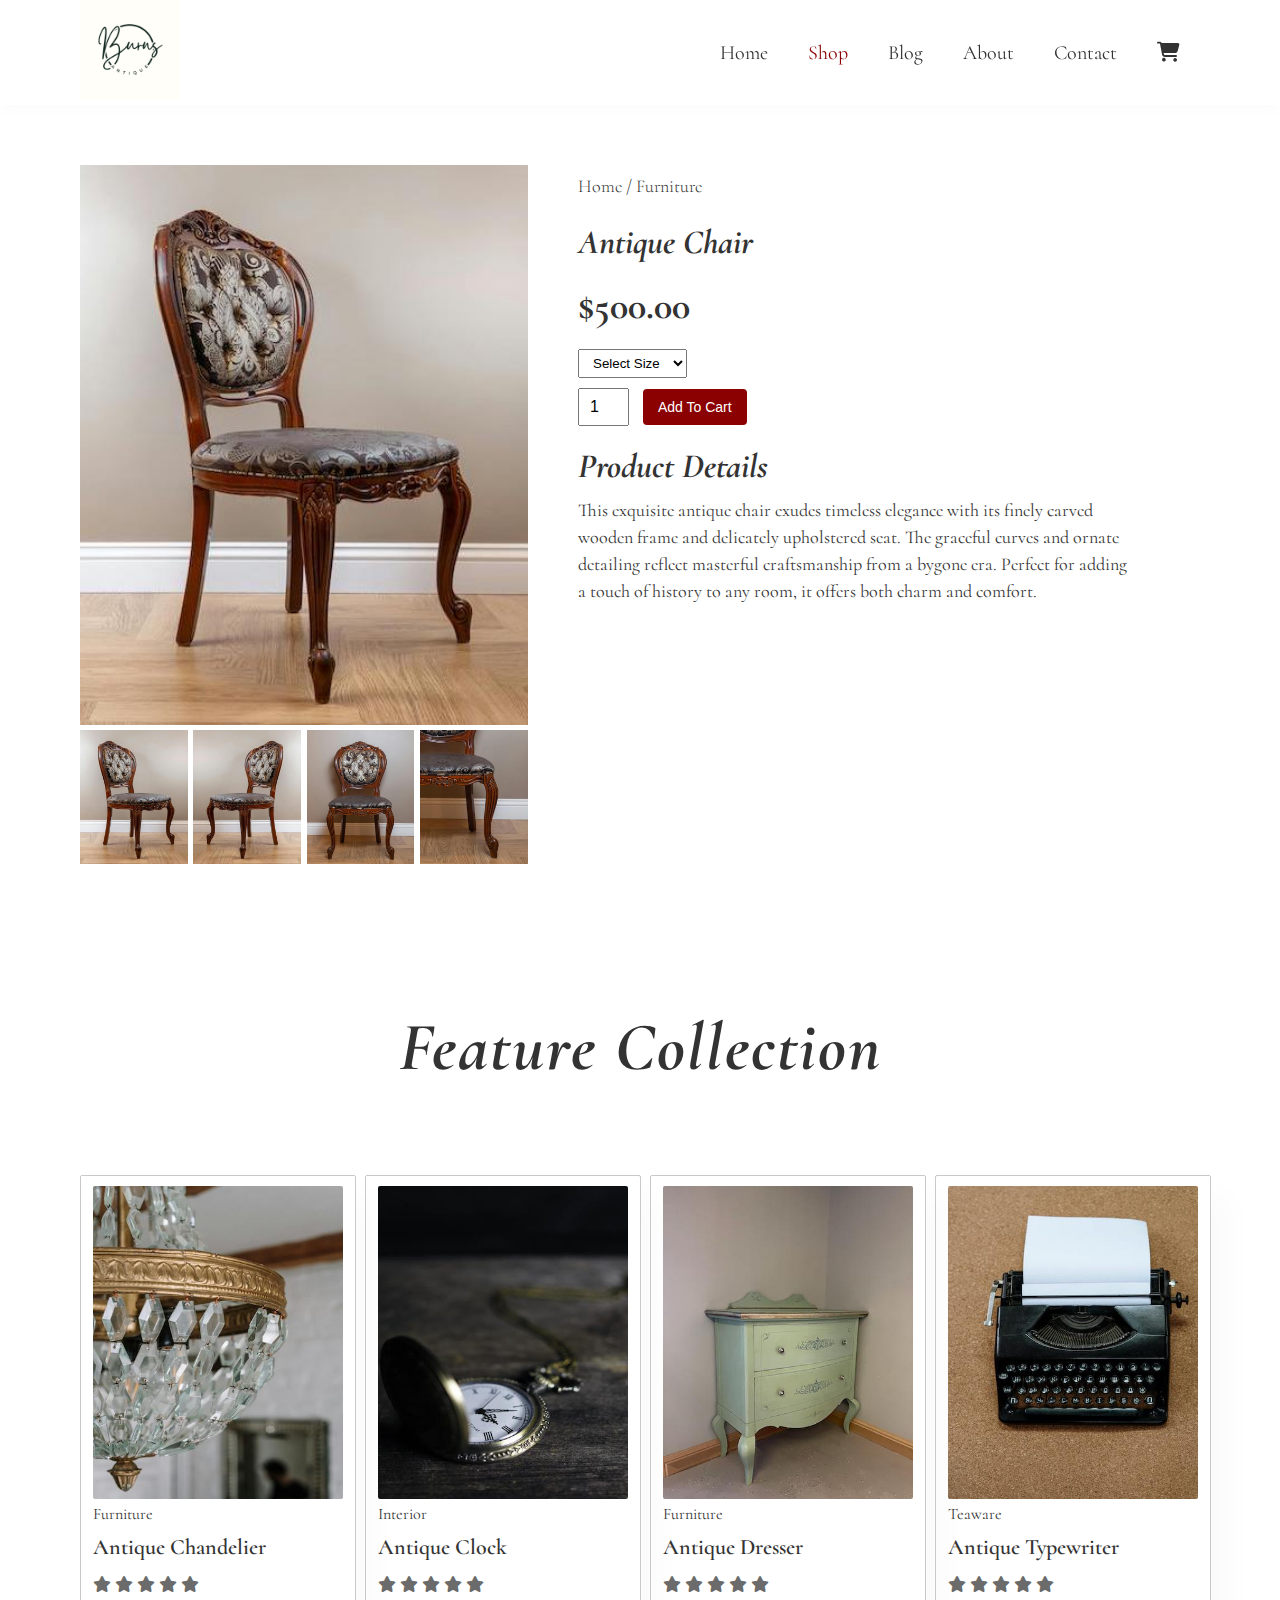
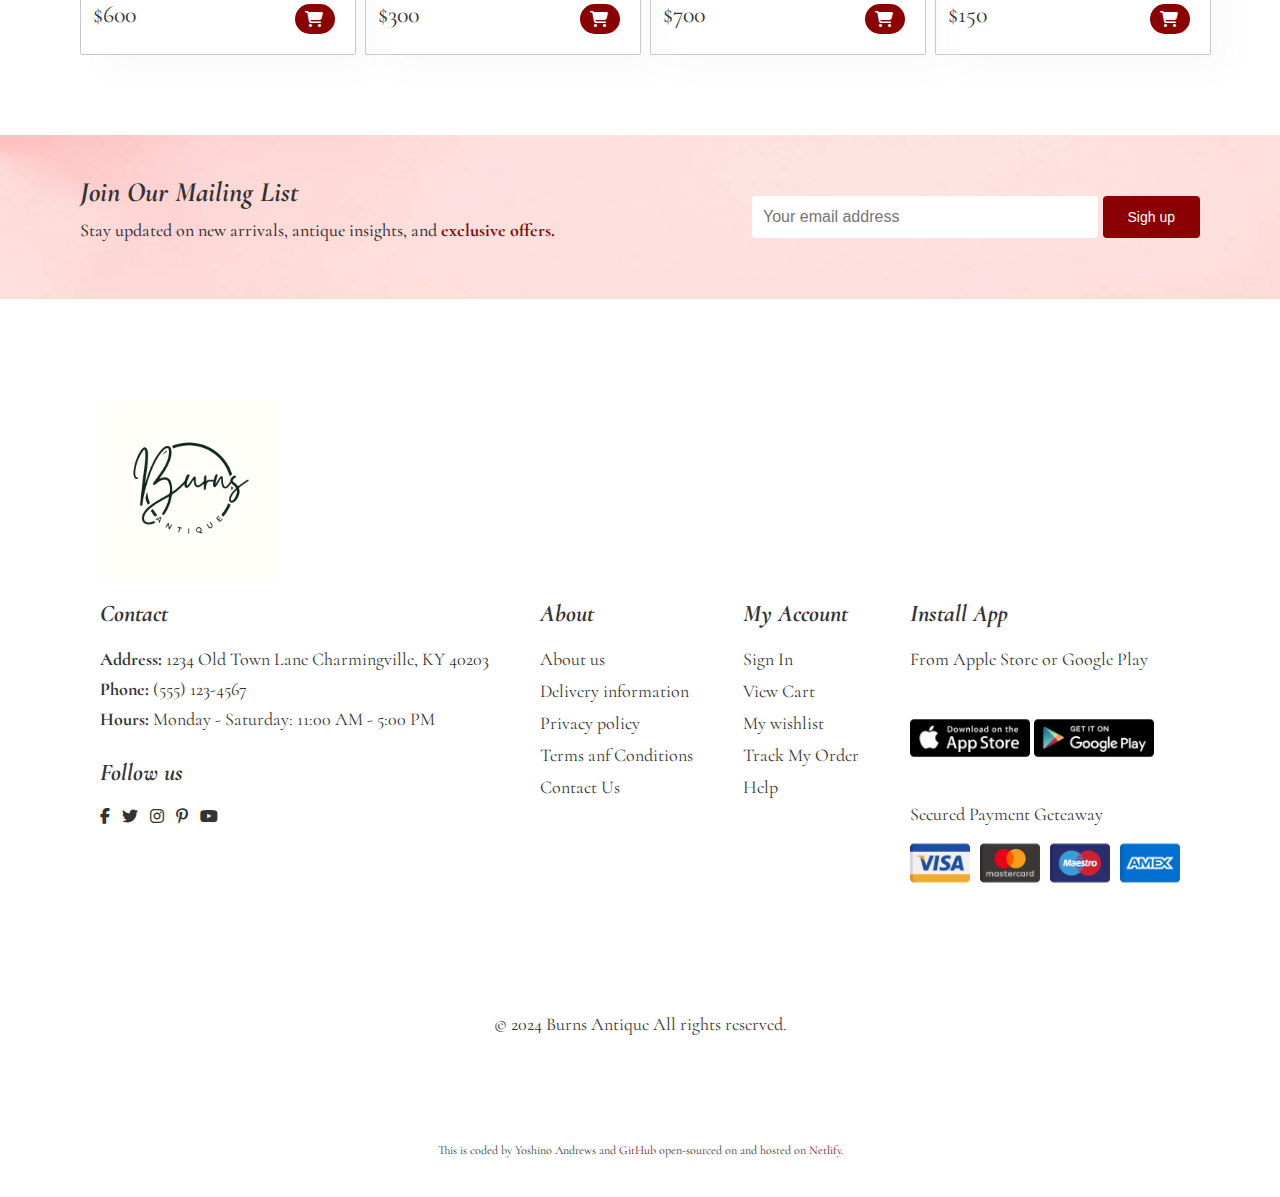
<file: sproduct.html>
<!DOCTYPE html>
<html lang="en">

<head>
    <meta charset="UTF-8">
    <meta name="viewport" content="width=device-width, initial-scale=1.0">
    <link rel="preconnect" href="https://fonts.googleapis.com">
    <link rel="preconnect" href="https://fonts.gstatic.com" crossorigin>
    <link
        href="https://fonts.googleapis.com/css2?family=Cormorant:ital,wght@0,300..700;1,300..700&family=Poppins:ital,wght@0,100;0,200;0,300;0,400;0,500;0,600;0,700;0,800;0,900;1,100;1,200;1,300;1,400;1,500;1,600;1,700;1,800;1,900&display=swap"
        rel="stylesheet">
    <link rel="preconnect" href="https://fonts.googleapis.com">
    <link rel="preconnect" href="https://fonts.gstatic.com" crossorigin>
    <link
        href="https://fonts.googleapis.com/css2?family=Cormorant:ital,wght@0,300..700;1,300..700&family=Nunito:ital,wght@0,200..1000;1,200..1000&family=Poppins:ital,wght@0,100;0,200;0,300;0,400;0,500;0,600;0,700;0,800;0,900;1,100;1,200;1,300;1,400;1,500;1,600;1,700;1,800;1,900&display=swap"
        rel="stylesheet">
    <link rel="stylesheet" href="https://cdnjs.cloudflare.com/ajax/libs/font-awesome/6.5.1/css/all.min.css">

    <link rel="stylesheet" href="src/styles.css">
    <title>Burns Antique | Products</title>
</head>

<body>
    <section id="header">
        <a href="index.html">
            <img src="images/logo.wht.png" class="logo" alt="logo" />
        </a>

        <div>
            <div>
                <ul id="navbar">
                    <li>
                        <a href="index.html" target="_blank">Home</a>
                    </li>
                    <li>
                        <a href="shop.html" class="active" target="_blank">Shop</a>
                    </li>
                    <li>
                        <a href="blog.html" target="_blank">Blog</a>
                    </li>
                    <li>
                        <a href="about.html" target="_blank">About</a>
                    </li>
                    <li>
                        <a href="contact.html" target="_blank">Contact</a>
                    </li>
                    <li id="lg-bag">
                        <a href="cart.html" target="_blank"><i class="fa-solid fa-cart-shopping"></i></a>
                    </li>
                    <a href="#" id="close"> <i class="fa-solid fa-xmark"></i></a>
                </ul>
            </div>

            <div id="mobile">
                <a href="cart.html" target="_blank"><i class="fa-solid fa-cart-shopping"></i></a>
                <i id="bar" class="fas fa-outdent"></i>
            </div>


    </section>

    <section id="pro-details" class="section-p1">

        <div class="single-pro-image">
            <img src="images/antique.chair.png" width="100%" id="mainImg" alt="Antique Chair" />

            <div class="small-img-group">

                <div class="small-img-col">
                    <img src="images/antique.chair.png" width="100%" class="small-img" alt="Antique Chair" />
                </div>

                <div class="small-img-col">
                    <img src="images/antique.chair2.png" width="100%" class="small-img" alt="Antique Chair" />
                </div>

                <div class="small-img-col">
                    <img src="images/antique.chair3.png" width="100%" class="small-img" alt="Antique Chair" />
                </div>

                <div class="small-img-col">
                    <img src="images/antique.chair4.png" width="100%" class="small-img" alt="Antique Chair" />
                </div>

            </div>
        </div>

        <div class="single-pro-details">
            <h6>Home / Furniture</h6>
            <h4>Antique Chair</h4>
            <h3>$500.00</h3>
            <select>
                <option>Select Size</option>
                <option>S</option>
                <option>M</option>
                <option>L</option>
                <option>XL</option>
                <option>XXL</option>
            </select>
            <input type="number" value="1" />
            <button>Add To Cart</button>

            <h4>Product Details</h4>
            <span>
                This exquisite antique chair exudes timeless elegance with its finely carved wooden frame and delicately
                upholstered
                seat. The graceful curves and ornate detailing reflect masterful craftsmanship from a bygone era.
                Perfect for adding a
                touch of history to any room, it offers both charm and comfort.
            </span>
        </div>

    </section>

    <section id="collection-1" class="section-p1">

        <h2>
            Feature Collection
        </h2>

        <div class="collections-container">

            <div class="collections">
                <img src="images/antique.chandelier.jpeg" alt="Antique Chandelier" />
                <div class="description">
                    <span>Furniture</span>
                    <h4>Antique Chandelier</h4>
                    <div class="star">
                        <i class="fas fa-star"></i>
                        <i class="fas fa-star"></i>
                        <i class="fas fa-star"></i>
                        <i class="fas fa-star"></i>
                        <i class="fas fa-star"></i>
                    </div>
                    <h5>
                        $600
                    </h5>
                    <a href="#">
                        <i class="fa-solid fa-cart-shopping cart"></i>
                    </a>
                </div>
            </div>

            <div class="collections">
                <img src="images/antique.clock.png" alt="Antique Clock" />
                <div class="description">
                    <span>Interior</span>
                    <h4>Antique Clock</h4>
                    <div class="star">
                        <i class="fas fa-star"></i>
                        <i class="fas fa-star"></i>
                        <i class="fas fa-star"></i>
                        <i class="fas fa-star"></i>
                        <i class="fas fa-star"></i>
                    </div>
                    <h5>
                        $300
                    </h5>
                    <a href="#">
                        <i class="fa-solid fa-cart-shopping cart"></i>
                    </a>
                </div>
            </div>

            <div class="collections">
                <img src="images/antique.dresser.png" alt="Antique Dresser" />
                <div class="description">
                    <span>Furniture</span>
                    <h4>Antique Dresser</h4>
                    <div class="star">
                        <i class="fas fa-star"></i>
                        <i class="fas fa-star"></i>
                        <i class="fas fa-star"></i>
                        <i class="fas fa-star"></i>
                        <i class="fas fa-star"></i>
                    </div>
                    <h5>
                        $700
                    </h5>
                    <a href="#">
                        <i class="fa-solid fa-cart-shopping cart"></i>
                    </a>
                </div>
            </div>

            <div class="collections">
                <img src="images/antique.typewriter.png" alt="Antique Typewriter" />
                <div class="description">
                    <span>Teaware</span>
                    <h4>Antique Typewriter</h4>
                    <div class="star">
                        <i class="fas fa-star"></i>
                        <i class="fas fa-star"></i>
                        <i class="fas fa-star"></i>
                        <i class="fas fa-star"></i>
                        <i class="fas fa-star"></i>
                    </div>
                    <h5>
                        $150
                    </h5>
                    <a href="#">
                        <i class="fa-solid fa-cart-shopping cart"></i>
                    </a>
                </div>
            </div>

        </div>

    </section>


    <section id="newsletter" class="section-p1 section-m1">

        <div class="newstext">
            <h4>Join Our Mailing List</h4>
            <p>Stay updated on new arrivals, antique insights, and <span>exclusive offers.</span></p>
        </div>

        <div class="form">
            <input type="text" placeholder="Your email address" class="email-input" />
            <input type="submit" value="Sigh up" class="submit-btn" />
        </div>

    </section>

    <footer class="section-p1">
        <div class="col">
            <img class="logo" src="images/logo.wht.png" alt="logo" class="logo" />
            <h5>
                Contact
            </h5>
            <p>
                <strong>Address:</strong> 1234 Old Town Lane Charmingville, KY 40203
            </p>
            <p>
                <strong>Phone:</strong> (555) 123-4567
            </p>
            <p>
                <strong>Hours:</strong> Monday - Saturday: 11:00 AM - 5:00 PM
            </p>

            <div class="follow">
                <h5>
                    Follow us
                </h5>
                <div class="icon">
                    <i class="fab fa-facebook-f"></i>
                    <i class="fab fa-twitter"></i>
                    <i class="fab fa-instagram"></i>
                    <i class="fab fa-pinterest-p"></i>
                    <i class="fab fa-youtube"></i>
                </div>
            </div>
        </div>

        <div class="col about">
            <h5>About</h5>
            <a href="#" target="_blank">About us</a>
            <a href="#" target="_blank">Delivery information</a>
            <a href="#" target="_blank">Privacy policy</a>
            <a href="#" target="_blank">Terms anf Conditions</a>
            <a href="#" target="_blank">Contact Us</a>
        </div>

        <div class="col account">
            <h5>My Account</h5>
            <a href="#" target="_blank">Sign In</a>
            <a href="#" target="_blank">View Cart</a>
            <a href="#" target="_blank">My wishlist</a>
            <a href="#" target="_blank">Track My Order</a>
            <a href="#" target="_blank">Help</a>
        </div>

        <div class="col install">
            <h5>Install App</h5>
            <p>From Apple Store or Google Play</p>
            <div class="row">
                <img src="images/applestore.png" class="app-payment" alt="Install Apple Store App" />
                <img src="images/googleplay.png" class="app-payment" alt="Install Google App" />
            </div>
            <p>Secured Payment Geteaway</p>
            <div class="card-payment-container">
                <img src="images/visa.png" class="card-payment" alt="Payment with Visa card">
                <img src="images/mastercard.png" class="card-payment" alt="Payment with Master card">
                <img src="images/maestro.png" class="card-payment" alt="Payment with Maestro card">
                <img src="images/amex.png" class="card-payment" alt="Payment with Amex card">
            </div>
        </div>

        <div class="copyright">
            <p>© 2024 Burns Antique All rights reserved.</p>
        </div>

        <p class="coder-info">This is coded by Yoshino Andrews and <a
                href="https://github.com/yoshino62/ecommerce-project" target="_blank">GitHub</a> open-sourced on and
            hosted on <a href="https://bejewelled-melba-a1cd2a.netlify.app/" target="_blank"> Netlify</a>.</p>

    </footer>

    <script>
        var mainImg = document.getElementById("mainImg");
        var smallImg = document.getElementsByClassName("small-img");

        smallImg[0].onclick = function () {
            mainImg.src = smallImg[0].src;
        }

        smallImg[1].onclick = function () {
            mainImg.src = smallImg[1].src;
        }

        smallImg[2].onclick = function () {
            mainImg.src = smallImg[2].src;
        }

        smallImg[3].onclick = function () {
            mainImg.src = smallImg[3].src;
        }

    </script>

    <script src="src/app.js"></script>

</body>

</html>
</file>
<file: src/styles.css>
body {
  color: #333;
  font-family: "Cormorant", sans-serif;
  /* font-family: "Nunito", sans-serif; */
  width: 100%;
  margin: 0;
  padding: 0;
}

.section-p1 {
  padding: 40px 80px;
}

.section-m1 {
  margin: 40px 0;
}

button.normal {
  display: block;
  margin: 0 auto;
  background-color: #fff;
  color: #333;
  font-size: 14px;
  border: 0;
  border-radius: 4px;
  padding: 15px 25px;
  transition: all 200ms ease-in-out;
}

button.normal:hover {
  cursor: pointer;
  background-color: #8b0000;
  color: #fff;
}

/* navbar */
img.logo {
  width: 100px;
}

#header {
  display: flex;
  align-items: center;
  justify-content: space-between;
  background-color: #fff;
  box-shadow: 0 5px 15px rgba(0, 0, 0, 0.02);
  padding: 0 80px;
  z-index: 999;
  position: sticky;
  top: 0;
  left: 0;
}

#navbar {
  display: flex;
  align-items: center;
  justify-content: center;
}

#navbar li {
  list-style: none;
  padding: 15px 20px;
  position: relative;
}

#navbar li a {
  color: #333;
  font-size: 20px;
  text-decoration: none;
  transition: all 200ms ease-in-out;
}

#navbar li a:hover,
#navbar li a.active {
  color: #8b0000;
}

#navbar li a .active::after,
#navbar li a:hover::after {
  content: "";
  width: 55%;
  height: 2px;
  background-color: #8b0000;
  position: absolute;
  bottom: -2px;
  left: 24px;
}

#mobile {
  display: none;
  align-items: center;
}

#close {
  display: none;
}

/* Home Page */
#hero {
  background-image: linear-gradient(rgba(0, 0, 0, 0.4), rgba(0, 0, 0, 0.1)),
    url("../images/hero.bg.png");
  background-repeat: no-repeat;
  background-size: cover;
  width: 100%;
  height: 960px;
  opacity: 0.8;
}

#hero h1 {
  color: #fff;
  font-size: 78px;
  font-style: italic;
  line-height: 1.5;
  letter-spacing: 8px;
  word-spacing: 10px;
  text-align: center;
  margin: 0;
  padding: 140px 0 0 0;
}

#hero h2 {
  color: #fff;
  font-size: 38px;
  font-style: italic;
  font-weight: 200;
  line-height: 1.5;
  letter-spacing: 2px;
  text-align: center;
  margin: 0;
  padding: 60px 0 20px 0;
}

#hero button:hover {
  cursor: pointer;
  background-color: #8b0000;
  color: #fff;
}

/* feature section*/

#feature {
  display: grid;
  grid-template-columns: repeat(3, 1fr);
  gap: 5px;
  align-items: center;
  justify-items: center;
}

#feature .feature-box {
  border: 1px solid #c9c9c9;
  border-radius: 2px;
  box-shadow: 20px 20px 34px rgba(0, 0, 0, 0.03);
  width: 100%;
  max-width: 180px;
  text-align: center;
  padding: 25px 15px;
  margin: 0;
  transition: all 250ms ease-in-out;
}

#feature .feature-box img {
  width: 100%;
  padding-top: 15px;
}

#feature .feature-box h4 {
  font-size: 18px;
  line-height: 1.5;
  padding: 9px 8px 6px 8px;
}

/* collection section*/
#collection-1 {
  text-align: center;
}

#collection-1 h2 {
  font-size: 68px;
  font-style: italic;
  letter-spacing: 2px;
}

#collection-1 .collections-container {
  display: grid;
  grid-template-columns: repeat(auto-fit, minmax(250px, 1fr));
  gap: 20px;
  padding-top: 30px;
}

#collection-1 .collections {
  position: relative;
  border: 1px solid #c9c9c9;
  border-radius: 2px;
  box-shadow: 20px 20px 30px rgba(0, 0, 0, 0.02);
  width: 100%;
  max-width: 250px;
  margin: 0;
  padding: 10px 12px;
  transition: all 250ms ease-in-out;
}

#collection-1 .collections:hover {
  box-shadow: 20px 20px 30px rgba(0, 0, 0, 0.06);
  cursor: pointer;
}

#collection-1 .collections img {
  width: 100%;
  border-radius: 2px;
}

#collection-1 .collections .description {
  text-align: start;
}

#collection-1 .collections .description span {
  font-size: 16px;
}

#collection-1 .collections .description h4 {
  font-size: 22px;
  font-weight: 600;
  margin: 0;
  padding: 10px 0 15px 0;
}

#collection-1 .collections .description i {
  color: #6b6b6b;
  font-size: 16px;
}

#collection-1 .collections .description h5 {
  font-size: 24px;
  font-weight: 400;
  margin: 0;
  padding: 5px 0 15px;
}

#collection-1 .collections .description .cart {
  color: #fff;
  background-color: #8b0000;
  border-radius: 50px;
  width: 30px;
  height: 30px;
  line-height: 30px;
  padding-left: 10px;
  position: absolute;
  bottom: 20px;
  right: 20px;
}

/* Banner Section */
#banner {
  display: flex;
  flex-direction: column;
  justify-content: center;
  align-items: center;
  text-align: center;
  background-image: linear-gradient(rgba(0, 0, 0, 0.4), rgba(0, 0, 0, 0.2)),
    url("../images/banner.png");
  background-size: cover;
  background-position: center;
  width: 100%;
  height: 400px;
}

#banner p {
  color: #fff;
  font-size: 68px;
  font-weight: bold;
  font-style: italic;
  letter-spacing: 4px;
  margin: 0;
  padding-top: 20px;
}

#banner h3 {
  color: #fff;
  font-size: 38px;
  letter-spacing: 2px;
  margin-bottom: 0;
  padding-bottom: 25px;
}

#banner h3 span {
  color: #8b0000;
  font-style: italic;
}

/* Small banner section */
#small-banner {
  display: grid;
  grid-template-columns: 1fr 1fr;
  column-gap: 20px;
  text-align: center;
}

#small-banner .banner-box {
  display: flex;
  flex-direction: column;
  justify-content: center;
  align-items: flex-start;
  background-image: url("../images/sm-banner1.png");
  background-size: cover;
  background-position: center;
  border-radius: 2px;
  width: 100%;
  height: 500px;
  padding: 30px;
}

#small-banner .banner-box2 {
  background-image: url("../images/sm-banner2.png");
}

#small-banner p {
  color: #fff;
  font-size: 28px;
  font-weight: bold;
  font-style: italic;
  letter-spacing: 4px;
  margin: 0;
  padding-top: 20px;
}

#small-banner .banner-box2 p {
  color: #333;
}

#small-banner h3 {
  color: #fff;
  font-size: 48px;
  margin: 0;
  padding-bottom: 25px;
}

#small-banner .banner-box2 h3 {
  color: #333;
}

#small-banner button {
  background-color: #fff;
  color: #333;
  font-size: 14px;
  border: 0;
  border-radius: 4px;
  padding: 15px 25px;
  transition: all 200ms ease-in-out;
}

#small-banner button:hover {
  cursor: pointer;
  background-color: #8b0000;
  color: #fff;
}

/* Banner 3 section */

#banner3 {
  display: grid;
  grid-template-columns: 1fr 1fr 1fr;
  column-gap: 20px;
  padding: 0 80px;
  text-align: center;
}

#banner3 .banner-box {
  display: flex;
  flex-direction: column;
  justify-content: center;
  align-items: flex-start;
  background-image: linear-gradient(rgba(0, 0, 0, 0.6), rgba(0, 0, 0, 0.3)),
    url("../images/banner3.1.png");
  background-size: cover;
  background-position: center;
  border-radius: 2px;
  min-width: 30%;
  height: 300px;
  margin-bottom: 20px;
  padding: 20px;
}

#banner3 .banner-box2 {
  background-image: linear-gradient(rgba(0, 0, 0, 0.8), rgba(0, 0, 0, 0.4)),
    url("../images/banner3.2.png");
}

#banner3 .banner-box3 {
  background-image: linear-gradient(rgba(0, 0, 0, 0.7), rgba(0, 0, 0, 0.5)),
    url("../images/banner3.3.png");
}

#banner3 h3 {
  color: #fff;
  font-size: 28px;
  font-style: italic;
  letter-spacing: 2px;
  margin: 0;
}

#banner3 h4 {
  color: #fff;
  font-size: 18px;
  letter-spacing: 2px;
  margin-top: 5px;
}

/* Newsletter section */

#newsletter {
  background-image: url("../images/newletter.png");
  background-repeat: no-repeat;
  background-position: 20% 80%;
  display: flex;
  justify-content: space-between;
  flex-wrap: wrap;
  align-items: center;
}

#newsletter h4 {
  font-size: 28px;
  font-weight: 800;
  font-style: italic;
  margin: 0;
}

#newsletter p {
  font-size: 18px;
  font-weight: 500;
  margin-top: 10px;
}

#newsletter span {
  color: #8b0000;
  font-weight: 700;
}

#newsletter .form {
  display: flex;
  width: 40%;
}

#newsletter input.email-input {
  height: 20px;
  padding: 10px;
  font-size: 16px;
  width: 100%;
  border: 1px solid transparent;
  border-radius: 4px;
  outline: none;
}

#newsletter input.submit-btn {
  display: block;
  margin: 0 auto;
  background-color: #8b0000;
  color: #fff;
  font-size: 14px;
  border: 0;
  border-radius: 4px;
  margin-left: 5px;
  padding: 10px 25px;
  transition: all 200ms ease-in-out;
}

#newsletter input.submit-btn:hover {
  cursor: pointer;
  background-color: #8b0000;
  opacity: 0.5;
  color: #fff;
}

/* Footer section */

footer {
  display: flex;
  flex-wrap: wrap;
  justify-content: space-between;
  margin-top: 20px;
}

footer .col {
  display: flex;
  flex-direction: column;
  align-items: flex-start;
  margin: 20px;
}

footer .logo {
  width: 180px;
  margin-bottom: 20px;
}

footer h5 {
  font-size: 24px;
  font-style: italic;
  margin: 0;
  padding-bottom: 20px;
}

footer .about h5 {
  margin-top: 200px;
}

footer .account h5 {
  margin-top: 200px;
}

footer .install h5 {
  margin-top: 200px;
}

footer p {
  font-size: 18px;
  margin: 0 0 8px 0;
}

footer a {
  color: #333;
  font-size: 18px;
  text-decoration: none;
  margin-bottom: 10px;
  transition: all 250ms ease-in-out;
}

footer .follow {
  margin-top: 20px;
}

footer .follow i {
  color: #333;
  padding-right: 8px;
  transition: all 250ms ease-in-out;
}

footer .install .row .app-payment {
  width: 120px;
}

footer .install .card-payment-container {
  display: flex;
  gap: 10px;
}

footer .install .card-payment {
  width: 60px;
  height: auto;
}

footer .follow i:hover,
footer a:hover {
  color: #8b0000;
  cursor: pointer;
}

footer .copyright {
  width: 100%;
  text-align: center;
  margin: 100px 0 100px;
}

footer p.coder-info {
  font-size: 12px;
  text-align: center;
  width: 100%;
  margin: 0 auto;
}

footer p a {
  font-size: 12px;
  color: #8b0000;
}

footer p a:hover {
  text-decoration: underline;
}

/* Shop page */
/* page-header section */
#page-header {
  background-image: linear-gradient(rgba(0, 0, 0, 0.9), rgba(0, 0, 0, 0.4)),
    url("../images/shop.cover.png");
  background-size: cover;
  background-repeat: no-repeat;
  width: 100%;
  height: 480px;
}

#page-header h1 {
  color: #c9c9c9;
  font-size: 46px;
  font-style: italic;
  letter-spacing: 4px;
  text-align: left;
  margin-bottom: 0;
  padding: 50px 0 0 50px;
}

#page-header h2 {
  color: #c9c9c9;
  font-size: 28px;
  font-weight: 200;
  letter-spacing: 2px;
  text-align: left;
  margin-top: 10px;
  padding: 0 0 0 50px;
}

#pagination {
  text-align: center;
}

#pagination a {
  background-color: #8b0000;
  border-radius: 4px;
  color: #fff;
  font-size: 18px;
  font-weight: 600;
  font-family: "Courier New", Courier, monospace;
  text-decoration: none;
  padding: 15px 20px;
  transition: all 300ms ease-in-out;
}

#pagination a i {
  font-size: 16px;
}

#pagination a:hover {
  box-shadow: 20px 20px 30px rgba(0, 0, 0, 0.06);
}

/* Single product page */
#pro-details {
  display: flex;
  margin-top: 20px;
}

#pro-details .single-pro-image {
  width: 40%;
  margin-right: 50px;
}

.small-img-group {
  display: flex;
  justify-content: space-between;
}

.small-img-col {
  flex-basis: 24%;
  cursor: pointer;
}

#pro-details .single-pro-details {
  width: 50%;
  padding-top: 5px;
}

#pro-details .single-pro-details h3 {
  font-size: 38px;
  padding: 10px 0 20px 0;
  margin: 0;
}

#pro-details .single-pro-details h4 {
  font-size: 34px;
  font-weight: bold;
  font-style: italic;
  padding: 20px 0 10px 0;
  margin: 0;
}

#pro-details .single-pro-details h6 {
  font-size: 18px;
  font-weight: 300;
  padding: 5px 0;
  margin: 0;
}

#pro-details .single-pro-details select {
  display: block;
  padding: 5px 10px;
  margin-bottom: 10px;
}

#pro-details .single-pro-details input {
  font-size: 16px;
  width: 35px;
  height: 32px;
  padding-left: 10px;
  margin-right: 10px;
}

#pro-details .single-pro-details input:focus {
  outline: none;
}

#pro-details .single-pro-details button {
  display: inline;
  margin: 0 auto;
  background-color: #8b0000;
  color: #fff;
  font-size: 14px;
  border: 0;
  border-radius: 4px;
  padding: 10px 15px;
  transition: all 200ms ease-in-out;
}

#pro-details .single-pro-details button:hover {
  cursor: pointer;
  background-color: #8b0000;
  color: #fff;
  opacity: 0.5;
}

#pro-details .single-pro-details span {
  font-size: 18px;
  line-height: 1.5;
}

/* Blog page */
#page-header.blog-header {
  background-image: linear-gradient(rgba(0, 0, 0, 0.9), rgba(0, 0, 0, 0.4)),
    url("../images/blog.header.png");
}

#page-header.blog-header h1 {
  font-size: 58px;
  letter-spacing: 10px;
  text-align: center;
  padding: 120px 0 30px 0;
  margin-top: 0;
}

#page-header.blog-header h2 {
  font-size: 28px;
  font-weight: 200;
  text-align: center;
  padding: 0;
}

#blog {
  padding: 150px 150px 0 150px;
}

#blog .blog-box {
  display: flex;
  align-items: center;
  width: 100%;
  position: relative;
  padding-bottom: 90px;
}

#blog .blog-img {
  width: 50%;
  margin-right: 40px;
}

#blog img {
  width: 100%;
  height: 300px;
  object-fit: cover;
}

#blog .blo-details {
  width: 50%;
}

#blog .blo-details h4 {
  font-size: 22px;
  margin: 0 0 20px 0;
}

#blog .blo-details p {
  font-size: 18px;
  line-height: 1.5;
}

#blog .blo-details a {
  color: #8b0000;
  font-size: 20px;
  font-weight: 700;
  text-decoration: none;
  position: relative;
  transition: all 300ms ease-in-out;
}

#blog .blo-details a::after {
  background-color: #8b0000;
  content: "";
  width: 50px;
  height: 1px;
  position: absolute;
  top: 4px;
  right: -60px;
}

#blog .blo-details a:hover {
  opacity: 0.4;
}

#blog .blog-box h1 {
  color: #6b6b6b;
  opacity: 0.6;
  position: absolute;
  top: -65px;
  left: 0;
  font-size: 70px;
  font-weight: 800;
  margin: 0;
  z-index: -9;
}

/* About page */

#page-header.about-header {
  background-image: linear-gradient(rgba(0, 0, 0, 0.3), rgba(0, 0, 0, 0.1)),
    url("../images/about.header.png");
}

#page-header.about-header h1 {
  font-size: 58px;
  letter-spacing: 10px;
  text-align: center;
  padding: 120px 0 30px 0;
  margin-top: 0;
}

#page-header.about-header h2 {
  font-size: 28px;
  font-weight: 200;
  text-align: center;
  padding: 0;
}

#about-head {
  display: flex;
  align-items: center;
  margin: 120px 0 120px;
}

#about-head img {
  width: 50%;
  height: auto;
}

#about-head div {
  padding-left: 40px;
}

#about-head h2 {
  font-size: 38px;
  font-weight: bold;
  font-style: italic;
  margin: 0;
  padding-bottom: 10px;
}

#about-head p {
  font-size: 18px;
  font-weight: 500;
  line-height: 1.5;
  margin: 0;
  padding-bottom: 10px;
}

#about-app {
  text-align: center;
  margin: 100px 0;
}

#about-app h1 {
  font-size: 48px;
  font-style: italic;
  margin: 150px 0 80px;
}

#about-app a {
  color: #8b0000;
}

#about-app a:hover {
  opacity: 50%;
}

#about-app .video {
  width: 70%;
  height: auto;
  margin: 30px auto 0 auto;
}

#about-app .video video {
  width: 100%;
  height: auto;
  border-radius: 4px;
}

/* Contact page */

#page-header.contact-header {
  background-image: linear-gradient(rgba(0, 0, 0, 0.7), rgba(0, 0, 0, 0.5)),
    url("../images/contact.header.png");
}

#page-header.contact-header h1 {
  font-size: 58px;
  letter-spacing: 10px;
  text-align: center;
  padding: 120px 0 30px 0;
  margin-top: 0;
}

#page-header.contact-header h2 {
  font-size: 28px;
  font-weight: 200;
  text-align: center;
  padding: 0;
}

#contact-details {
  display: flex;
  align-items: center;
  justify-content: space-between;
}

#contact-details .details {
  width: 40%;
}

#contact-details .details span,
#form-details form span {
  font-size: 18px;
}

#contact-details .details h3 {
  font-size: 24px;
  line-height: 1.5;
  margin: 10px 0 0 0;
}

#contact-details .details h2,
#form-details form h2 {
  font-size: 48px;
  font-style: italic;
  line-height: 1.5;
  padding: 5px 0 10px 0;
  margin: 0;
}

#contact-details .details ul {
  padding-left: 0;
}

#contact-details .details li {
  display: flex;
  padding: 10px 0;
  list-style: none;
}

#contact-details .details li i {
  font-size: 16px;
  padding-right: 20px;
}

#contact-details .details li p {
  font-size: 16px;
  margin: 0;
}

#contact-details .map {
  width: 55%;
  height: 400px;
}

#contact-details .map iframe {
  width: 100%;
  height: 100%;
}

#form-details {
  display: flex;
  justify-content: space-between;
  padding: 80px;
  margin: 30px;
  border: 1px solid #c9c9c9;
  border-radius: 4px;
}

#form-details form {
  display: flex;
  flex-direction: column;
  align-items: flex-start;
  width: 65%;
}

#form-details form input,
#form-details form textarea {
  width: 100%;
  outline: none;
  padding: 12px 15px;
  margin-bottom: 20px;
  border: 1px solid #6b6b6b;
}

#form-details form button {
  display: block;
  margin: 0 auto;
  background-color: #8b0000;
  color: #fff;
  font-size: 14px;
  border: 0;
  border-radius: 4px;
  padding: 10px 15px;
  transition: all 200ms ease-in-out;
}

#form-details .people div {
  display: flex;
  align-items: flex-start;
  padding-bottom: 30px;
}

#form-details .people div i {
  font-size: 65px;
  object-fit: cover;
  margin: 0 15px 15px 0;
}

#form-details .people div p {
  margin: 0;
  font-size: 14px;
  line-height: 1.5;
}

#form-details .people div p span {
  display: block;
  font-size: 18px;
  font-style: italic;
  font-weight: 800;
  color: #222222;
}

/* Cart page */
#cart {
  overflow-x: auto;
}

#cart table {
  width: 100%;
  border-collapse: collapse;
  table-layout: fixed;
  white-space: nowrap;
}

#cart table img {
  width: 70px;
}

#cart table td:nth-child(1) {
  width: 100px;
  text-align: center;
}

#cart table td:nth-child(2) {
  width: 150px;
  text-align: center;
}
#cart table td:nth-child(3) {
  width: 250px;
  text-align: center;
}

#cart table td:nth-child(4),
#cart table td:nth-child(5),
#cart table td:nth-child(6) {
  width: 150px;
  text-align: center;
}

#cart table td:nth-child(5) input {
  width: 70px;
  padding: 10px 5px 10px 15px;
}

#cart table thead {
  border: 1px solid #d8d8d8;
  border-left: none;
  border-right: none;
}

#cart table thead td {
  font-weight: 700;
  text-transform: uppercase;
  font-size: 13px;
  padding: 18px 0;
}

#cart table tbody tr td {
  padding-top: 15px;
}

#cart table tbody td {
  font-size: 14px;
}

#cart-add {
  display: grid;
  grid-template-columns: 1fr 1fr;
  gap: 20px;
  width: 80%;
  margin: 30px 80px;
}

#coupon,
#subtotal {
  margin-bottom: 30px;
}

#coupon h3,
#subtotal h3 {
  font-size: 28px;
  padding-bottom: 15px;
}

#coupon input {
  outline: none;
  width: 60%;
  padding: 10px 20px;
  margin-right: 10px;
  border: 1px solid #c9c9c9;
  border-radius: 4px;
}

#coupon button {
  background-color: #8b0000;
  color: #fff;
  font-size: 14px;
  border: 0;
  border-radius: 4px;
  padding: 10px 15px;
  transition: all 200ms ease-in-out;
}

#coupon button:hover {
  cursor: pointer;
  opacity: 70%;
}

#subtotal {
  border: 1px solid #c9c9c9;
  padding: 30px;
  margin-bottom: 30px;
}

#subtotal table {
  border-collapse: collapse;
  width: 100%;
  margin-bottom: 20px;
}

#subtotal table td {
  font-size: 13px;
  border: 1px solid #c9c9c9;
  width: 50%;
  padding: 10px;
}

#subtotal button {
  background-color: #8b0000;
  color: #fff;
  font-size: 14px;
  border: 0;
  border-radius: 4px;
  padding: 10px 15px;
  transition: all 200ms ease-in-out;
}

#subtotal button:hover {
  cursor: pointer;
  opacity: 70%;
}

/* Media Query */
@media (max-width: 960px) {
  .section-p1 {
    padding: 40px 40px;
  }

  #navbar {
    display: flex;
    flex-direction: column;
    align-items: flex-start;
    justify-content: flex-start;
    position: fixed;
    top: 0;
    right: -300px;
    height: 100vh;
    width: 300px;
    background-color: #fafafa;
    box-shadow: 0 40px 60px rgba(0, 0, 0, 0.1);
    padding: 80px 0 0 10px;
    transition: 300ms;
  }

  #navbar.active {
    right: 0;
  }

  #navbar li {
    margin-bottom: 10px;
  }

  #mobile {
    display: flex;
    align-items: center;
  }

  #mobile i {
    color: #6b6b6b;
    font-size: 24px;
    padding-left: 24px;
  }

  #close {
    display: initial;
    color: #333;
    font-size: 24px;
    position: absolute;
    top: 30px;
    left: 30px;
  }

  #lg-bag {
    display: none;
  }

  #hero {
    width: 100%;
    height: 960px;
    opacity: 0.8;
  }

  #hero h1 {
    font-size: 48px;
  }

  #hero h2 {
    font-size: 38px;
    padding-bottom: 80px;
  }

  #feature {
    grid-template-columns: repeat(2, 1fr);
  }

  #feature .feature-box {
    margin: 15px 15px;
  }

  #collection-1 .collections-container {
    justify-content: center;
  }

  #collection-1 .collections {
    margin: 15px;
  }

  #banner {
    width: 100%;
    height: 400px;
  }

  #small-banner {
    grid-template-columns: 1fr;
  }
  #small-banner .banner-box {
    min-height: 400px;
    background-size: cover;
  }

  #banner3 {
    grid-template-columns: 1fr;
    padding: 0 40px;
  }

  #banner3 .banner-box {
    height: 250px;
    background-size: cover;
  }

  #newsletter .form {
    width: 70%;
  }

  /* Blog page */
  #blog .blo-details h4 {
    font-size: 18px;
    margin: 0 0 10px 0;
  }

  #blog .blo-details p {
    font-size: 15px;
    line-height: 1.5;
    margin-top: 0;
  }

  #blog .blo-details a {
    font-size: 12px;
  }

  #blog .blog-box h1 {
    top: -65px;
  }

  /* Contact page */
  #form-details {
    padding: 30px;
  }

  #form-details form {
    width: 50%;
  }

  /* Cart page */

  #cart-add {
    display: grid;
    grid-template-columns: 1fr 1fr;
    gap: 20px;
    width: 80%;
    margin: 15px 40px;
  }
}

@media (max-width: 477px) {
  .section-p1 {
    padding: 20px 20px;
  }

  #header {
    padding: 10px 30px;
  }

  #hero {
    padding: 5px;
  }

  #hero h1 {
    font-size: 38px;
  }

  #hero h2 {
    font-size: 28px;
  }

  #feature {
    grid-template-columns: repeat(2, 1fr);
  }

  #collection-1 h2 {
    font-size: 38px;
  }

  #feature .feature-box {
    width: 120px;
    margin: 0 0 15px 0;
  }

  #collection-1 .collections {
    width: 100%;
  }

  #banner p {
    font-size: 48px;
  }

  #banner h3 {
    font-size: 28px;
  }

  #small-banner .banner-box {
    min-height: 250px;
    background-size: cover;
    padding: 15px;
  }
  #small-banner .banner-box2 {
    margin-top: 20px;
  }

  #small-banner h3 {
    font-size: 32px;
  }

  #small-banner p {
    font-size: 18px;
  }

  #small-banner button {
    padding: 10px 20px;
  }

  #banner3 {
    padding: 0 20px;
  }

  #banner3 .banner-box {
    height: 200px;
    padding: 15px;
  }

  #banner3 h3 {
    font-size: 24px;
  }

  #banner3 h4 {
    font-size: 16px;
  }

  #newsletter {
    padding: 40px 20px;
  }

  #newsletter .form {
    width: 100%;
  }

  footer .logo {
    width: 120px;
    margin-bottom: 40px;
  }

  footer .about h5 {
    margin-top: 20px;
  }

  footer .account h5 {
    margin-top: 20px;
  }

  footer .install h5 {
    margin-top: 20px;
  }

  footer .copyright {
    margin: 30px 0 20px;
  }

  footer p.coder-info {
    font-size: 8px;
    opacity: 0.8;
  }
  footer p a {
    font-size: 8px;
  }

  /* Shop page */

  #page-header h1 {
    font-size: 34px;
    text-align: center;
    padding-left: 0;
  }

  #page-header h2 {
    font-size: 14px;
    text-align: center;
    padding-left: 0;
  }

  /* Singel product */
  #pro-details {
    display: flex;
    flex-direction: column;
  }

  #pro-details .single-pro-image {
    width: 100%;
    margin-right: 0;
  }

  #pro-details .single-pro-details {
    width: 100%;
  }

  /* Blog page */
  #blog {
    padding: 100px 20px 0 20px;
  }

  #blog .blog-box {
    display: flex;
    flex-direction: column;
    align-items: flex-start;
  }

  #blog .blog-img {
    width: 100%;
    margin-right: 0;
    margin-bottom: 30px;
  }

  #blog .blo-details {
    width: 100%;
  }

  /* About page */
  #page-header.about-header h1 {
    font-size: 38px;
  }

  #page-header.about-header h2 {
    font-size: 18px;
    padding: 0 5px;
  }

  #about-head {
    flex-direction: column;
    margin: 50px 0 50px;
  }

  #about-head img {
    width: 100%;
    margin-bottom: 20px;
  }

  #about-head div {
    padding-left: 0;
  }

  #about-app {
    margin: 50px 0 50px 0;
  }

  #about-app h1 {
    font-size: 38px;
    margin: 20px 0 20px;
  }

  #about-app .video {
    width: 100%;
  }

  /* Contact page */
  #page-header.contact-header h1 {
    font-size: 32px;
    padding: 200px 0 30px 0;
  }

  #page-header.contact-header h2 {
    font-size: 14px;
  }

  #contact-details {
    flex-direction: column;
  }

  #contact-details .details span,
  #form-details form span {
    font-size: 12px;
  }

  #contact-details .details h3 {
    font-size: 18px;
  }

  #contact-details .details h2,
  #form-details form h2 {
    font-size: 30px;
  }

  #contact-details .details {
    width: 100%;
    margin-bottom: 30px;
  }

  #contact-details .map {
    width: 100%;
  }

  #form-details {
    flex-wrap: wrap;
    padding: 30px;
    margin: 30px 10px;
  }

  #form-details form {
    width: 100%;
    margin-bottom: 50px;
  }

  #form-details form input,
  #form-details form textarea {
    width: 90%;
    outline: none;
    padding: 12px 15px;
    margin-bottom: 20px;
  }

  /* Cart section */
  #cart-add {
    display: grid;
    grid-template-columns: 1fr;
    gap: 20px;
    width: 80%;
    margin: 15px 20px;
  }

  #subtotal {
    padding: 15px;
  }

  #coupon h3,
  #subtotal h3 {
    font-size: 28px;
    margin: 10px;
  }
}
</file>
